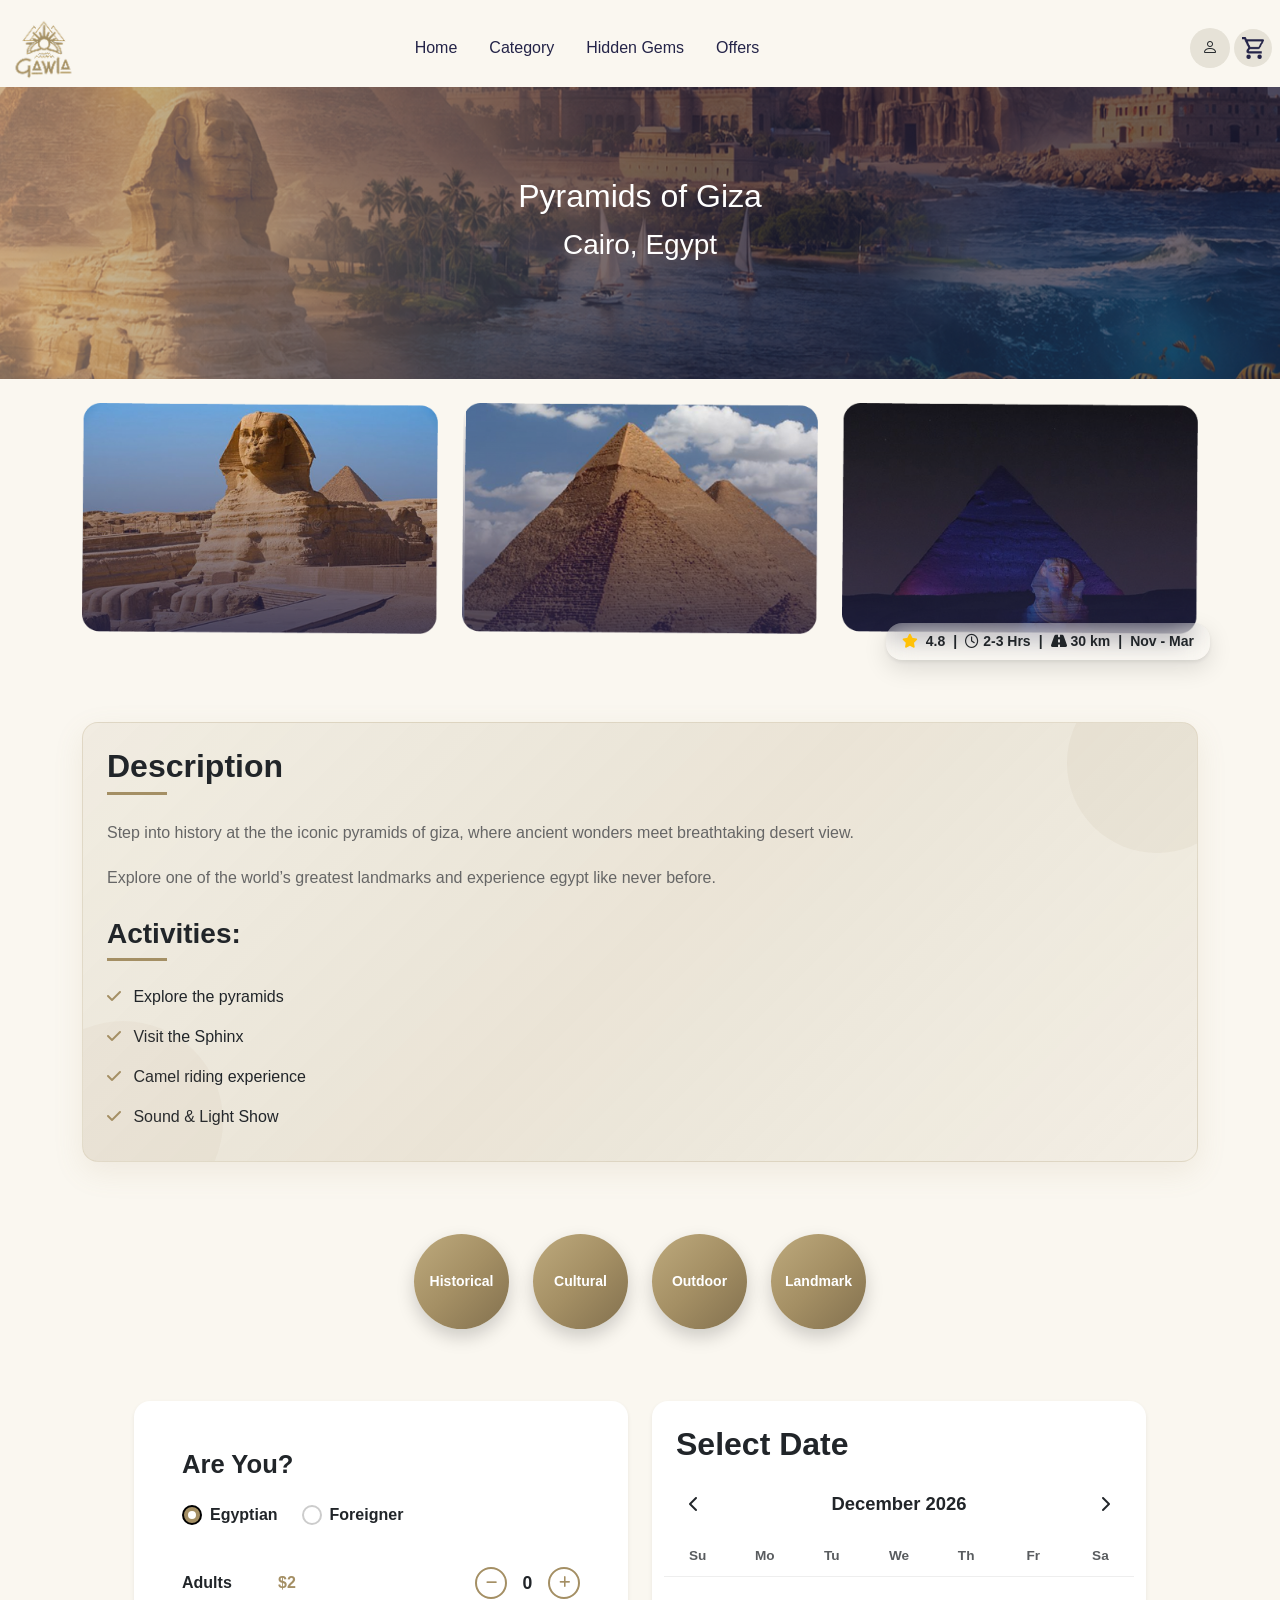
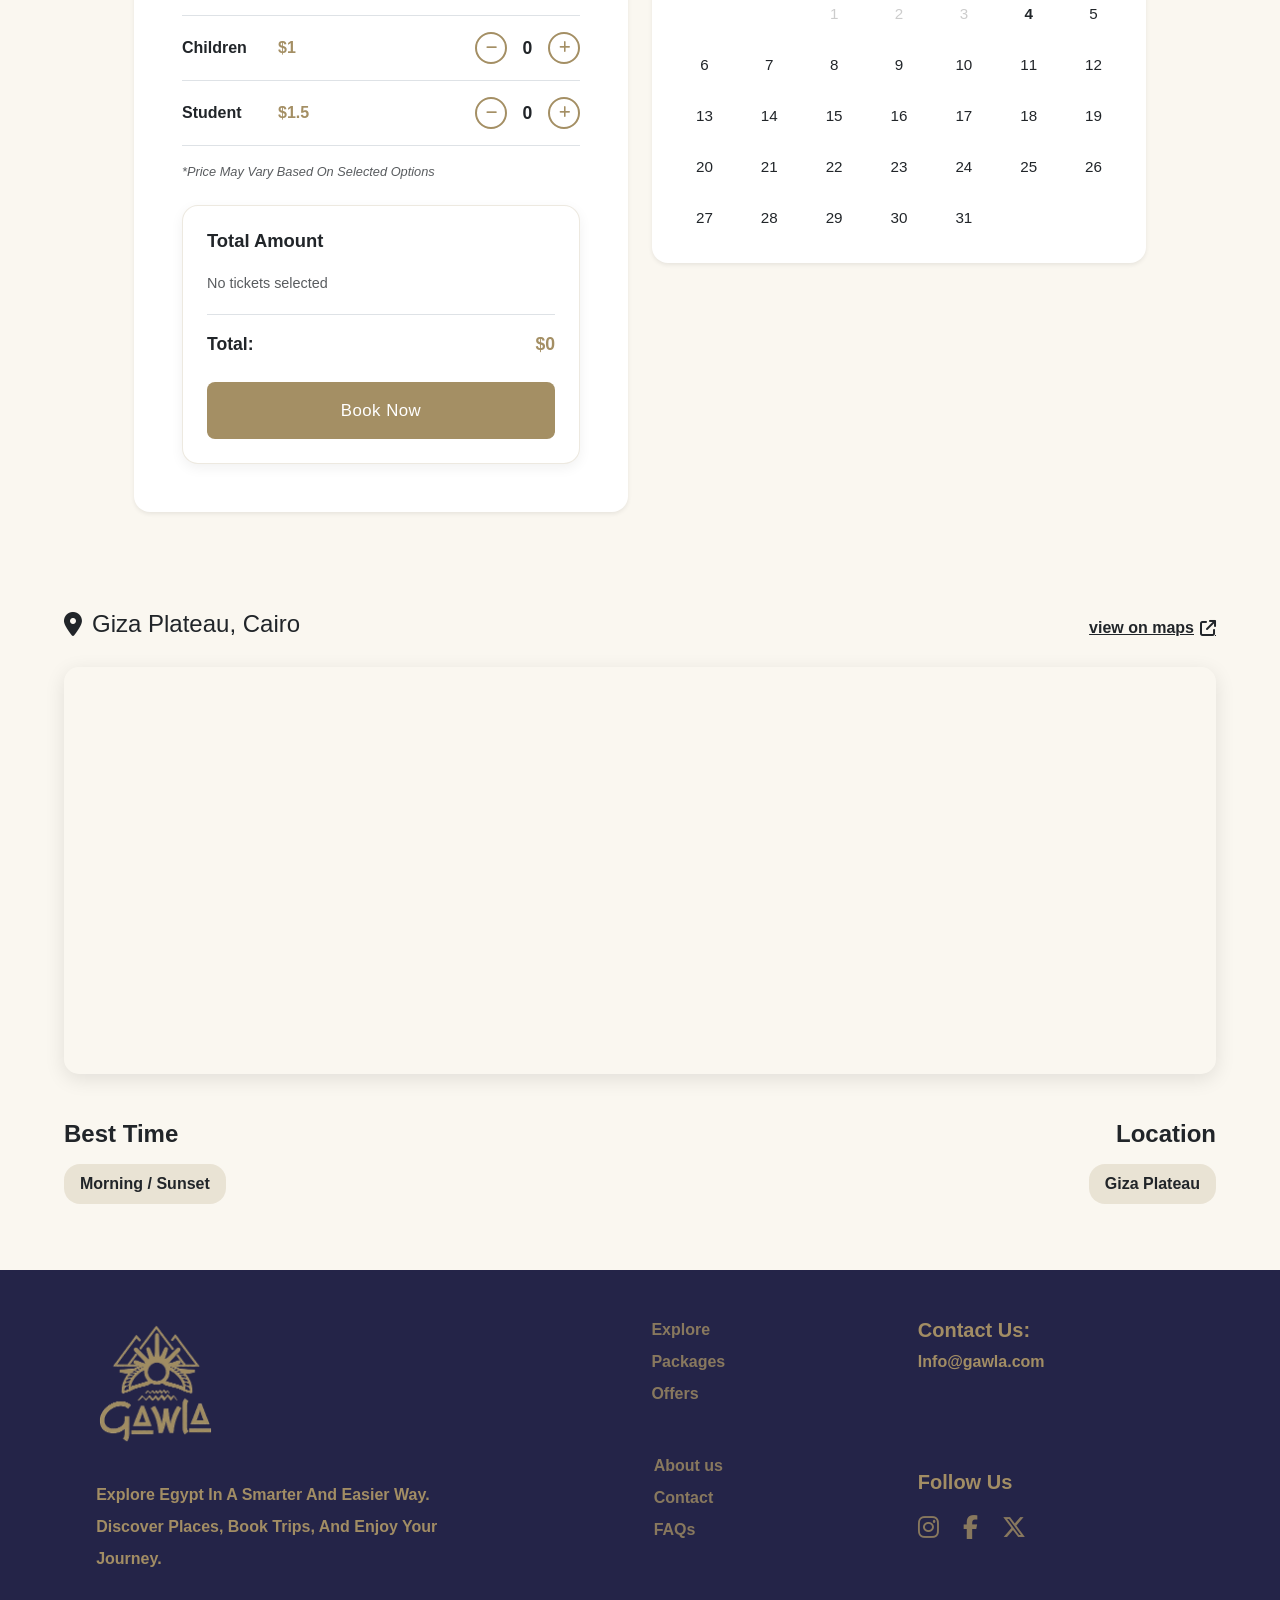
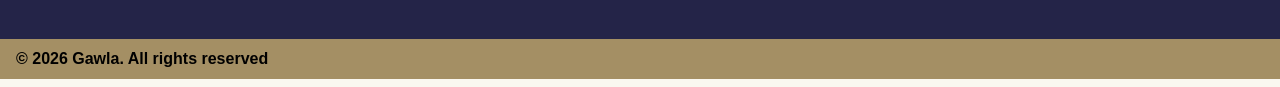
<file: details/index.html>
<!DOCTYPE html>
<html lang="en">
<head>
    <meta charset="UTF-8">
    <meta name="viewport" content="width=device-width, initial-scale=1.0">
    <title>Gawla</title>
    <!-- Tailwind -->
    <link rel="stylesheet" href="https://cdn.jsdelivr.net/npm/bootstrap@5.3.7/dist/css/bootstrap.min.css">
    <link rel="stylesheet" href="https://cdnjs.cloudflare.com/ajax/libs/font-awesome/6.5.0/css/all.min.css">
    <!-- ///////////////// -->
     <!-- Owl -->
    <link rel="stylesheet"
        href="https://cdnjs.cloudflare.com/ajax/libs/OwlCarousel2/2.3.4/assets/owl.carousel.min.css" />
    <link rel="stylesheet"
        href="https://cdnjs.cloudflare.com/ajax/libs/OwlCarousel2/2.3.4/assets/owl.theme.default.min.css" />
        <!-- //////////////////////////////// -->
    <link rel="stylesheet" href="https://cdn.jsdelivr.net/npm/bootstrap@5.3.7/dist/css/bootstrap.min.css">
    <link rel="stylesheet" href="https://cdn.jsdelivr.net/npm/bootstrap-icons@1.13.1/font/bootstrap-icons.min.css">
    <link rel="stylesheet" href="style.css">
    <link rel="preconnect" href="https://fonts.googleapis.com">
    <link rel="icon" href="img/logo.png">
<body>
    <button class="position-fixed bottom-0 end-0  border-0 translate-middle scroll-to-top text-white rounded-3 p-2" id="up">
        <i class="bi bi-arrow-up"></i>
    </button>


<nav class="main-bg sticky-top">
  <div class=" px-2">

    <!-- Top Navbar -->
    <div class="row align-items-center py-2 g-2">

      <!-- Mobile Menu Button -->
      <div class="col-2 d-lg-none text-start">

        <button class="navbar-toggler ther-color border-0 shadow-none p-0"
          type="button"
          data-bs-toggle="collapse"
          data-bs-target="#mobileMenu">

          <i class="bi bi-list fs-2"></i>

        </button>

      </div>

      <!-- Logo -->
      <div class="col-5 col-lg-2 text-center text-lg-start">

        <a href="#">
          <img src="img/logo croped.png"
            class="img-fluid"
            style="max-width:70px;">
        </a>

      </div>

      <!-- Desktop Menu -->
      <div class="col d-none d-lg-flex justify-content-center">

        <ul class="nav m-2">

          <li class="nav-item">
            <a href="../grad-front/home.html" class="nav-link nav-opptions ther-color">
              Home
            </a>
          </li>

          <li class="nav-item">
            <a href="../grad-front/category.html" class="nav-link nav-opptions ther-color">
              Category
            </a>
          </li>

          <li class="nav-item">
            <a href="#" class="nav-link nav-opptions ther-color">
              Hidden Gems
            </a>
          </li>

          <li class="nav-item">
            <a href="#" class="nav-link nav-opptions ther-color">
              Offers
            </a>
          </li>

        </ul>

      </div>

      <!-- Right Side -->
      <div class="col-4 col-lg-3 d-flex justify-content-end align-items-center gap-1 flex-nowrap">


        <button class="btn rounded-circle d-flex align-items-center justify-content-center color-big "
          style="width:40px; height:40px;">
          <i class="bi bi-person"></i>
        </button>

        <a href="../booking/index.html"
          class=" rounded-circle d-flex align-items-center justify-content-center color-big p-2"
          style="width:38px; height:38px; flex-shrink:0;">

          <img src="img/card.png" class="w-100">

        </a>

      </div>

    </div>

    <!-- Mobile Menu -->
    <div class="collapse d-lg-none pb-3" id="mobileMenu">

      <ul class="nav flex-column ">

        <li class="nav-item">
          <a href="../grad-front/home.html" class="nav-link nav-opptions ther-color">
            Home
          </a>
        </li>

        <li class="nav-item">
          <a href="../grad-front/category.html" class="nav-link nav-opptions ther-color">
            Category
          </a>
        </li>

        <li class="nav-item">
          <a href="#" class="nav-link nav-opptions ther-color">
            Hidden Gems
          </a>
        </li>

        <li class="nav-item">
          <a href="#" class="nav-link nav-opptions ther-color">
            Offers
          </a>
        </li>

      </ul>

    </div>

  </div>
</nav>
 <!-- ///////////////////////////////////////////////////////////////////////////////// -->

 <!-- Panner -->
<div class="panner1  d-flex justify-content-center align-items-center">

    <div>
        <h2 class="text-white fs-2 text-nav text-center">
            Pyramids of Giza
        </h2>

        <p class="text-white text-center fs-3 text-nav">
            Cairo, Egypt
        </p>
    </div>



</div>


        <!-- //////////////////////////////////////////////////////////////////////// -->
         <!-- imgs -->
<section>
  <div class="container position-relative">
    <div class="row my-4 text-center">

      <div class="col-md-4 col-4 mb-3">
        <img src="img/abu hol (1).png" class="img-fluid">
      </div>

      <div class="col-md-4 col-4 mb-3">
        <img src="img/p.png" class="img-fluid">
      </div>

      <div class="col-md-4 col-4 mb-3">
        <img src="img/abu hol (2).png" class="img-fluid">
      </div>

    </div>
    <!-- Info Box -->
<div class="info-location rounded-4  position-absolute end-0">

    <div class="rounded-4  shadow-sm px-3 py-2 
                d-flex flex-wrap align-items-center justify-content-center gap-2 small fw-semibold">

        <span class="text-warning"><i class="fa-solid fa-star"></i></span>
        <span>4.8</span>

        <span>|</span>

        <span><i class="fa-regular fa-clock me-1"></i>2-3 Hrs</span>

        <span>|</span>

        <span><i class="fa-solid fa-road me-1"></i>30 km</span>

        <span>|</span>

        <span>Nov - Mar</span>

    </div>

</div>
  </div>
</section>


    <!-- Description & Activities -->
    <section class="description-section">
<section class="description-section container py-5">

    <div class="description-content d-flex flex-md-row flex-column gap-4 p-4 rounded-4 position-relative overflow-hidden">

        <div class="description-text flex-grow-1">

            <h2 class="fw-bold mb-4 title-line">Description</h2>

            <p>
               Step into history at the the iconic pyramids of giza, where ancient wonders meet breathtaking desert view.
            </p>

            <p>
                
Explore one of the world’s greatest landmarks and experience egypt like never before.
            </p>

            <div class="activities-list mt-4">
                <h3 class="fw-bold mb-3 title-line">Activities:</h3>

                <ul class="list-unstyled m-0">
                    <li><i class="fa-solid fa-check me-2"></i> Explore the pyramids</li>
                    <li><i class="fa-solid fa-check me-2"></i> Visit the Sphinx</li>
                    <li><i class="fa-solid fa-check me-2"></i> Camel riding experience</li>
                    <li><i class="fa-solid fa-check me-2"></i> Sound & Light Show</li>
                </ul>
            </div>

        </div>

    </div>

</section>

        <!-- Tags -->
       <div class="place-tags d-flex justify-content-center align-items-center flex-wrap gap-4 my-4">

    <span class="place-tag  d-flex justify-content-center align-items-center text-center">
        Historical
    </span>

    <span class="place-tag d-flex justify-content-center align-items-center text-center">
        Cultural
    </span>

    <span class="place-tag d-flex justify-content-center align-items-center text-center">
        Outdoor
    </span>

    <span class="place-tag d-flex justify-content-center align-items-center text-center">
        Landmark
    </span>

</div>
    </section>

    <!-- Booking Section -->
<section class="booking-section ticket-page container py-5">

    <div class="row g-4 justify-content-center">

        <!-- Ticket Selection -->
        <div class="col-lg-6">

<div class="ticket-panel bg-white shadow-sm rounded-4 p-4 p-md-5">

    <h2 class="fw-bold mb-4">Are You?</h2>

<div class="visitor-type d-flex flex-wrap gap-4 mb-4">

    <label class="radio-option d-flex align-items-center gap-2 fw-semibold text-dark">
        <input class="form-check-input m-0"
               type="radio"
               name="visitor"
               value="egyptian"
               checked>
        Egyptian
    </label>

    <label class="radio-option d-flex align-items-center gap-2 fw-semibold text-dark">
        <input class="form-check-input m-0"
               type="radio"
               name="visitor"
               value="foreigner">
        Foreigner
    </label>

</div>




                <div class="ticket-types" id="ticket-types">

                    <!-- Row -->
                    <div class="ticket-row d-flex justify-content-between align-items-center py-3 border-bottom">

                        <div class="ticket-info d-flex align-items-center gap-3">
                            <span class="ticket-label fw-semibold">Adults</span>
                            <span class="ticket-price text-warning fw-bold" data-egy="2" data-for="10">$2</span>
                        </div>

                        <div class="ticket-counter d-flex align-items-center gap-2">
                            <button class="counter-btn minus" onclick="updateCounter(this,-1)">
                                <i class="fa-solid fa-minus"></i>
                            </button>

                            <span class="counter-value">0</span>

                            <button class="counter-btn plus" onclick="updateCounter(this,1)">
                                <i class="fa-solid fa-plus"></i>
                            </button>
                        </div>

                    </div>

                    <!-- Row -->
                    <div class="ticket-row d-flex justify-content-between align-items-center py-3 border-bottom">

                        <div class="ticket-info d-flex align-items-center gap-3">
                            <span class="ticket-label fw-semibold">Children</span>
                            <span class="ticket-price text-warning fw-bold" data-egy="1" data-for="5">$1</span>
                        </div>

                        <div class="ticket-counter d-flex align-items-center gap-2">
                            <button class="counter-btn minus" onclick="updateCounter(this,-1)">
                                <i class="fa-solid fa-minus"></i>
                            </button>

                            <span class="counter-value">0</span>

                            <button class="counter-btn plus" onclick="updateCounter(this,1)">
                                <i class="fa-solid fa-plus"></i>
                            </button>
                        </div>

                    </div>

                    <!-- Row -->
                    <div class="ticket-row d-flex justify-content-between align-items-center py-3 border-bottom">

                        <div class="ticket-info d-flex align-items-center gap-3">
                            <span class="ticket-label fw-semibold">Student</span>
                            <span class="ticket-price text-warning fw-bold" data-egy="1.5" data-for="5">$1.5</span>
                        </div>

                        <div class="ticket-counter d-flex align-items-center gap-2">
                            <button class="counter-btn minus" onclick="updateCounter(this,-1)">
                                <i class="fa-solid fa-minus"></i>
                            </button>

                            <span class="counter-value">0</span>

                            <button class="counter-btn plus" onclick="updateCounter(this,1)">
                                <i class="fa-solid fa-plus"></i>
                            </button>
                        </div>

                    </div>

                </div>

                <p class="price-note small text-muted fst-italic mt-3">
                    *Price May Vary Based On Selected Options
                </p>

                <!-- Total -->
                <div class="total-section bg-white  rounded-4 p-4 mt-4" id="total-section">

                    <h3 class="fw-bold mb-3">Total Amount</h3>

                    <div class="total-breakdown" id="total-breakdown">
                        <p class="total-empty text-muted">No tickets selected</p>
                    </div>

                    <div class="total-line d-flex justify-content-between border-top pt-3 mt-3">
                        <strong>Total:</strong>
                        <strong id="total-price" class="text-warning">$0</strong>
                    </div>

                    <button class="btn btn-dark w-100 rounded-3 mt-4 py-3 book-now-btn" id="book-now-btn">
                        Book Now
                    </button>

                </div>

            </div>

        </div>

        <!-- Calendar -->
        <div class="col-lg-6">

            <div class="calendar bg-white count shadow-sm rounded-4 p-4" id="calendar">

                <h2 class="fw-bold mb-4">Select Date</h2>

                <div class="calendar-header d-flex justify-content-between align-items-center mb-4">

                    <button class="cal-nav" id="cal-prev">
                        <i class="fa-solid fa-chevron-left"></i>
                    </button>

                    <h3 id="cal-month-year" class="fw-bold mb-0">April 2026</h3>

                    <button class="cal-nav" id="cal-next">
                        <i class="fa-solid fa-chevron-right"></i>
                    </button>

                </div>

                <div class="calendar-weekdays row text-center small fw-semibold text-muted mb-3">
                    <div class="col">Su</div>
                    <div class="col">Mo</div>
                    <div class="col">Tu</div>
                    <div class="col">We</div>
                    <div class="col">Th</div>
                    <div class="col">Fr</div>
                    <div class="col">Sa</div>
                </div>

                <div class="calendar-days row row-cols-7 g-1 text-center" id="cal-days">
                    <!-- JS -->
                </div>

            </div>

        </div>

    </div>

</section>

    <!-- Map Section -->
    <section class="map-section">
        <div class="map-header">
            <h2><i class="fa-solid fa-location-dot"></i> Giza Plateau, Cairo</h2>
            <a href="https://maps.google.com/?q=Pyramids+of+Giza" target="_blank" class="view-map-link">view on maps <i class="fa-solid fa-arrow-up-right-from-square"></i></a>
        </div>
        <div class="map-container">
            <iframe 
                src="https://www.google.com/maps/embed?pb=!1m18!1m12!1m3!1d3456.3258945831787!2d31.128833315115!3d29.97942298190456!2m3!1f0!2f0!3f0!3m2!1i1024!2i768!4f13.1!3m3!1m2!1s0x14584587ac8f291b%3A0x810c2f3fa2a52424!2sThe%20Great%20Pyramid%20of%20Giza!5e0!3m2!1sen!2seg!4v1600000000000!5m2!1sen!2seg" 
                width="100%" 
                height="400" 
                style="border:0; border-radius: 15px;" 
                allowfullscreen="" 
                loading="lazy" 
                referrerpolicy="no-referrer-when-downgrade">
            </iframe>
        </div>
<div class="row g-4 py-3 align-items-start">

    <div class="col-12 col-md-6 text-center text-md-start">
        <h4 class="fw-bold mb-3">Best Time</h4>

        <span class="map-info rounded-4 px-3 py-2 d-inline-block fw-semibold">
            Morning / Sunset
        </span>
    </div>

    <div class="col-12 col-md-6 text-center text-md-end">
        <h4 class="fw-bold mb-3">Location</h4>

        <span class="map-info rounded-4 px-3 py-2 d-inline-block fw-semibold">
            Giza Plateau
        </span>
    </div>

</div>
    </section>

    <!-- Footer -->
    <footer class="footer-bg pt-5 footer ">

        <div class=" px-4 px-md-5 align-items-center">
            <div class="row text-start px-4 md:px-8">

                <!-- LOGO -->
                <div class="col-lg-4 col-md-6 mb-4 d-flex flex-column align-items-start mx-auto">
                    <img src="img/logo.png" class="mb-3 " style="width:120px;">

                    <p class="lh-lg fs-6 fw-bold">
                        Explore Egypt In A Smarter And Easier Way.
                        Discover Places, Book Trips, And Enjoy Your Journey.
                    </p>
                </div>

                <!-- LINKS -->
                <div class="col-lg-4 col-md-6 mb-4 text-start d-flex flex-column align-items-center text-decoration-none">
                    <ul class="list-unstyled ">
                        <a href="#" class="text-decoration-none">
                            <li class="mb-2 footer-link fs-6 fw-semibold gold ">Explore</li>
                        </a>
                        <a href="#" class="text-decoration-none">
                            <li class="mb-2 footer-link fs-6 fw-semibold gold">Packages</li>
                        </a>
                        <a href="#" class="text-decoration-none">
                            <li class="mb-2 footer-link fs-6 fw-semibold gold">Offers</li>
                        </a>
                    </ul>
                    <ul class="list-unstyled mt-4">
                        <a href="#" class="text-decoration-none">
                            <li class="mb-2 footer-link fs-6 fw-semibold gold">About us</li>
                        </a>
                        <a href="#" class="text-decoration-none">
                            <li class="mb-2 footer-link fs-6 fw-semibold gold">Contact</li>
                        </a>
                        <a href="#" class="text-decoration-none">
                            <li class="mb-2 footer-link fs-6 fw-semibold gold">FAQs</li>
                        </a>
                    </ul>
                </div>

                <!-- CONTACT -->
                <div class="col-lg-3 col-md-6 mb-4 d-flex flex-column align-items-center align-items-lg-start 
            text-center text-lg-start mx-auto">
                    <h5 class="mb-2 fs-5 fw-semibold">Contact Us:</h5>
                    <p class="mb-5 fs-6 fw-semibold footer-link">Info@gawla.com</p>

                    <h5 class="mt-5 mb-3 fw-semibold fs-5">Follow Us</h5>
                    <div class="d-flex justify-content-center justify-content-md-start gap-4 fs-5">
                        <a href="#" class=" fs-4">
                            <i class="fa-brands fa-instagram gold text-decoration-none footer-link"></i>
                        </a>

                        <a href="#" class=" fs-4">
                            <i class="fa-brands fa-facebook-f gold text-decoration-none footer-link"></i>
                        </a>

                        <a href="#" class="fs-4">
                            <i class="fa-brands fa-x-twitter gold text-decoration-none footer-link"></i>
                        </a>
                    </div>
                </div>

            </div>
        </div>

        <!-- bottom -->
        <div class="text-start py-2 mt-4 fs-6 fw-bolder ps-3 " style="background:#A48F64; color:black;">
            © 2026 Gawla. All rights reserved
        </div>

    </footer>   

    <!-- jQuery -->
    <script src="https://cdnjs.cloudflare.com/ajax/libs/jquery/3.6.0/jquery.min.js"></script>

    <!-- Owl -->
    <script src="https://cdnjs.cloudflare.com/ajax/libs/OwlCarousel2/2.3.4/owl.carousel.min.js"></script>

    <script src="https://cdn.jsdelivr.net/npm/bootstrap@5.3.7/dist/js/bootstrap.bundle.min.js"></script>
    <script src="script.js"></script>
</body>
</html>
</file>
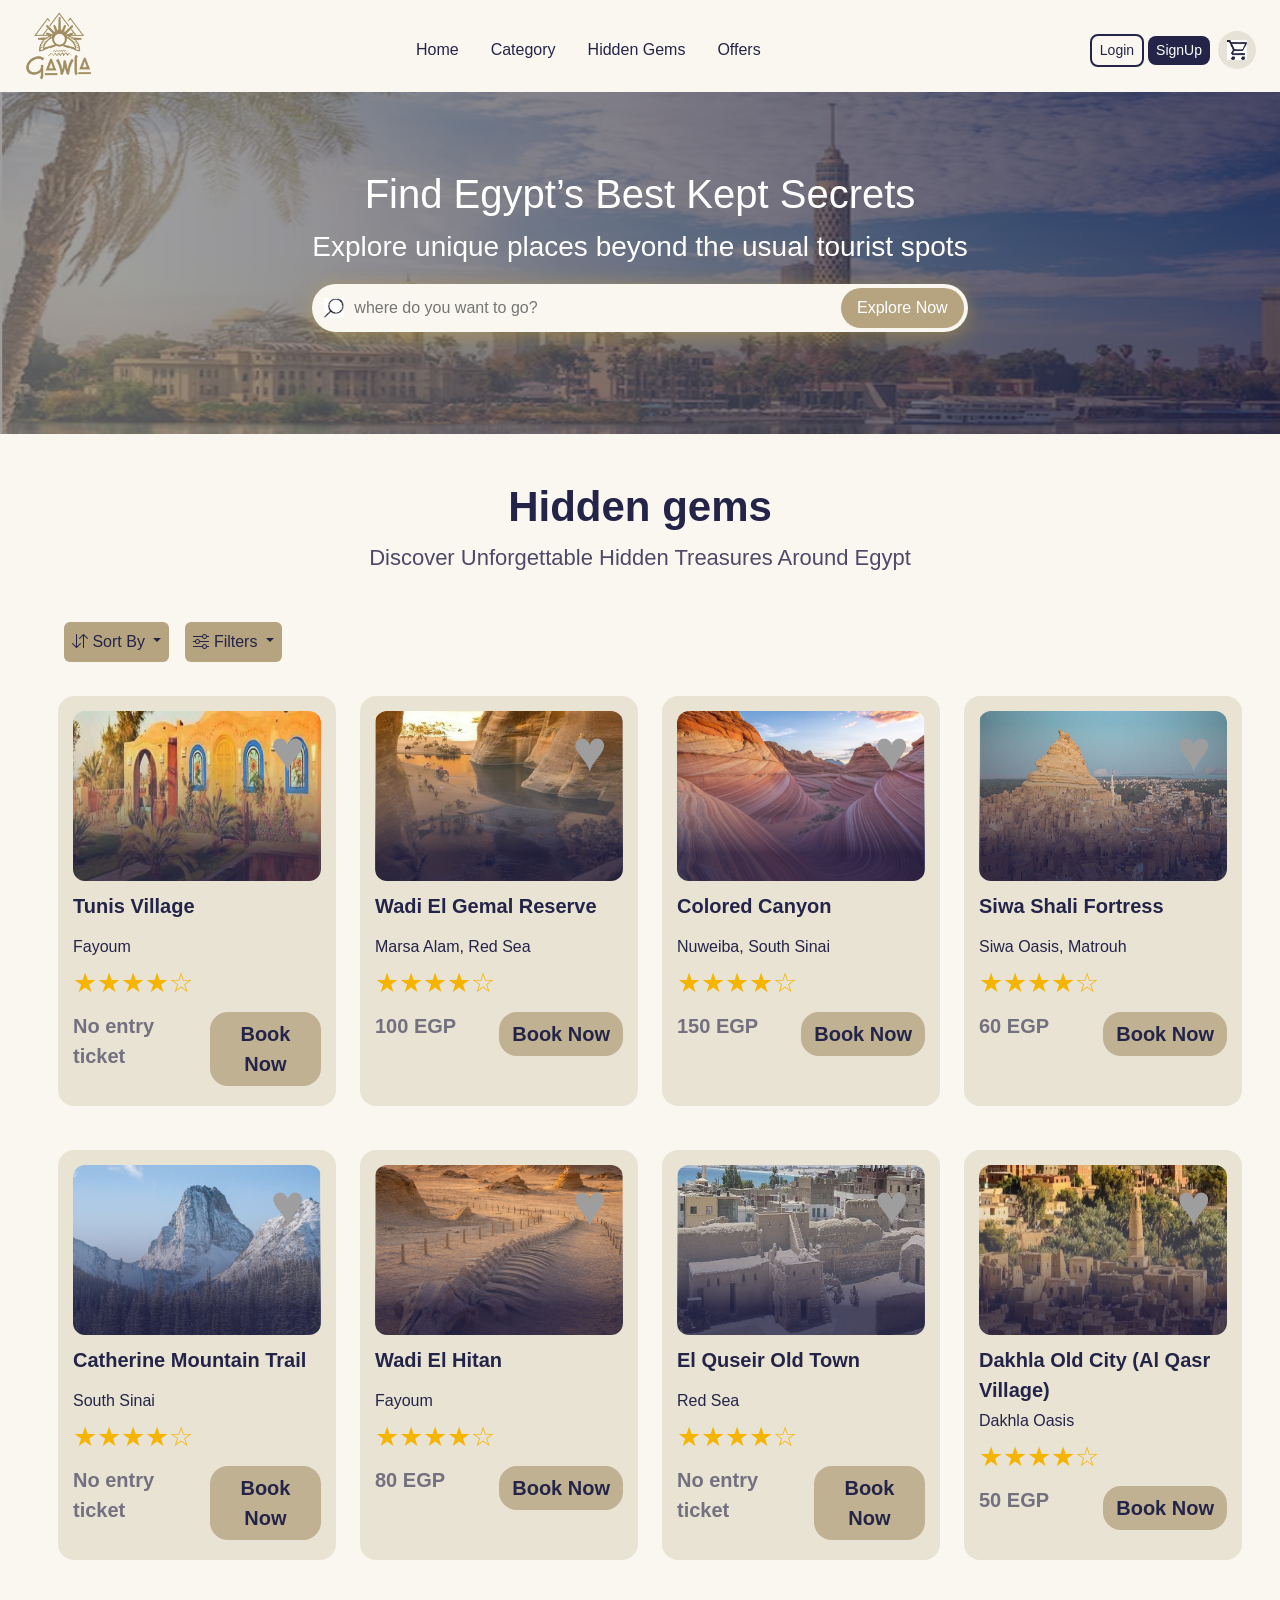
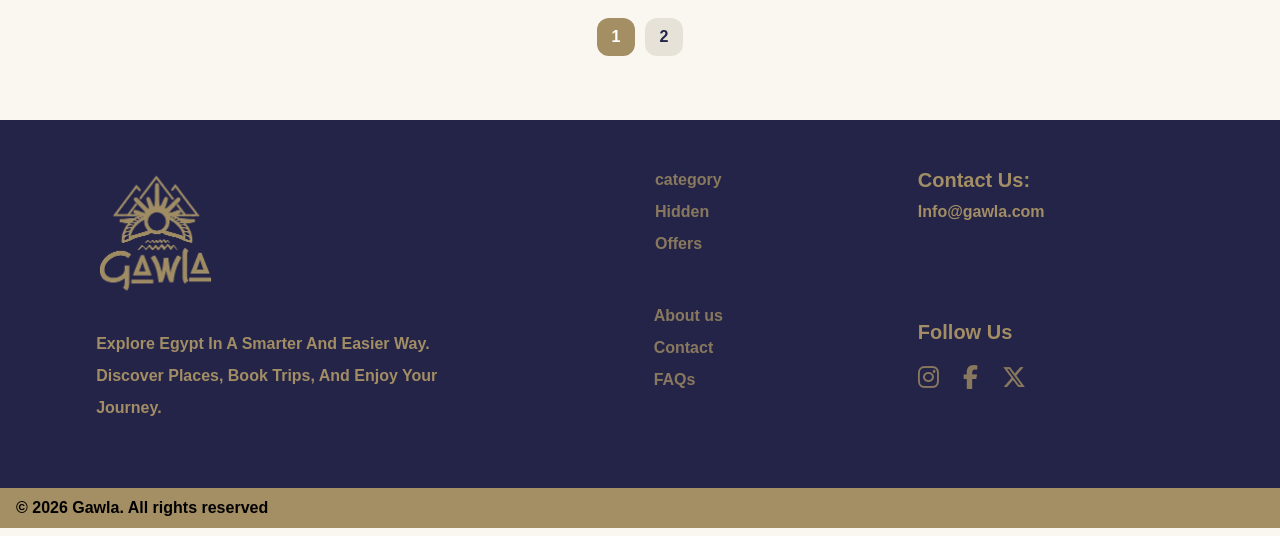
<file: hidden gems/index.html>
<!DOCTYPE html>
<html lang="en">

<head>
    <meta charset="UTF-8">
    <meta name="viewport" content="width=device-width, initial-scale=1.0">

    <link rel="stylesheet" href="https://cdn.jsdelivr.net/npm/bootstrap@5.3.7/dist/css/bootstrap.min.css">
    <link rel="stylesheet" href="https://cdnjs.cloudflare.com/ajax/libs/font-awesome/6.5.0/css/all.min.css">
    <link rel="stylesheet" href="style.css">
    <link rel="stylesheet" href="https://cdn.jsdelivr.net/npm/bootstrap@5.3.7/dist/css/bootstrap.min.css">
    <link rel="stylesheet" href="https://cdn.jsdelivr.net/npm/bootstrap-icons@1.13.1/font/bootstrap-icons.min.css">
    <link rel="stylesheet" href="style.css">
    <link rel="preconnect" href="https://fonts.googleapis.com">
    <link rel="icon" href="photos/logo.png">
    <title>Gawla</title>
</head>

<body>
    <nav class="main-bg sticky-top">
        <div class="px-4">

            <!-- Top Navbar -->
            <div class="row align-items-center g-2">

                <!-- Mobile Menu Button -->
                <div class="col-2 d-lg-none text-start">

                    <button class="navbar-toggler ther-color border-0 shadow-none p-0" type="button"
                        data-bs-toggle="collapse" data-bs-target="#mobileMenu">

                        <i class="bi bi-list fs-2"></i>

                    </button>

                </div>

                <!-- Logo -->
                <div class="col-5 col-lg-2 text-center text-lg-start">

                    <a href="#">
                        <img src="img/logo.png" class="img-fluid" style="max-width:70px;">
                    </a>

                </div>

                <!-- Desktop Menu -->
                <div class="col d-none d-lg-flex justify-content-center">

                    <ul class="nav m-2">

                        <li class="nav-item">
                            <a href="#" class="nav-link nav-opptions ther-color">
                                Home
                            </a>
                        </li>

                        <li class="nav-item">
                            <a href="#" class="nav-link nav-opptions ther-color">
                                Category
                            </a>
                        </li>

                        <li class="nav-item">
                            <a href="#" class="nav-link nav-opptions ther-color">
                                Hidden Gems
                            </a>
                        </li>

                        <li class="nav-item">
                            <a href="#" class="nav-link nav-opptions ther-color">
                                Offers
                            </a>
                        </li>

                    </ul>

                </div>

                <!-- Right Side -->
                <div class="col-4 col-lg-3 d-flex justify-content-end align-items-center gap-1 flex-nowrap">

                    <a href="../login" class="text-decoration-none ther-color rounded-3 btn-ther px-2 py-1 small">
                        Login
                    </a>

                    <a href="../login/signup.html"
                        class="text-decoration-none ther-bg text-white rounded-3 px-2 py-1 me-1 small">
                        SignUp
                    </a>

                    <button class="btn rounded-circle d-flex align-items-center justify-content-center color-big p-2"
                        style="width:38px; height:38px; flex-shrink:0;">

                        <img src="img/cart.jpeg" class="w-100">

                    </button>

                </div>

            </div>

            <!-- Mobile Menu -->
            <div class="collapse d-lg-none pb-3" id="mobileMenu">

                <ul class="nav flex-column ">

                    <li class="nav-item">
                        <a href="#" class="nav-link nav-opptions ther-color">
                            Home
                        </a>
                    </li>

                    <li class="nav-item">
                        <a href="#" class="nav-link nav-opptions ther-color">
                            Category
                        </a>
                    </li>

                    <li class="nav-item">
                        <a href="#" class="nav-link nav-opptions ther-color">
                            Hidden Gems
                        </a>
                    </li>

                    <li class="nav-item">
                        <a href="#" class="nav-link nav-opptions ther-color">
                            Offers
                        </a>
                    </li>

                </ul>

            </div>

        </div>
    </nav>

    <!-- Panner -->
    <div class="panner1 d-flex justify-content-center align-items-center ">
        <div class="">
            <h1 class="text-white fs-1 text-nav  text-center">Find Egypt’s Best Kept Secrets</h1>
            <p class="text-white fs-3 text-nav ">Explore unique places beyond the usual tourist spots</p>

            <div class="d-flex align-items-center main-bg p-1 my-3 rounded-5 search-box ">

                <img src="img/search.jpeg" width="20" class="mx-2">

                <input type="text" class="border-0 main-bg flex-grow-1" placeholder="where do you want to go?">

                <button class="scroll-to-top rounded-5 border-0 px-3 py-2 text-white ms-2  text-nav ">
                    Explore Now
                </button>
            </div>

        </div>
    </div>

    <section class=" py-5">
        <div class="px-5">
            <!-- title -->
            <div class="text-center mb-5">
                <h2 class="fw-bold main-title">Hidden gems</h2>
                <p class="sub-title">Discover Unforgettable Hidden Treasures Around Egypt</p>
            </div>

            <!-- sort + filter -->
            <!-- <div class="row g-3 mb-4 ">

                <div class="col-md-3 col-6">
                    <button class="custom-btn w-100">
                        <i class="fa-solid fa-arrow-down-wide-short me-2"></i>
                        Sort By
                    </button>
                </div>

                <div class="col-md-2 col-6">
                    <button class="custom-btn w-100">
                        <i class="fa-solid fa-sliders me-2"></i>
                        Filters
                    </button>
                </div>

            </div> -->

            <div class="px-3 d-flex justify-content-between align-items-center gap-3 my-4 flex-wrap">

                <div class="d-flex gap-3 flex-wrap">

                    <!-- Sort -->
                    <div class="dropdown">
                        <button class=" ther-color border-0 dropdown-toggle rounded p-2 scroll-to-top" type="button"
                            data-bs-toggle="dropdown">

                            <i class="bi bi-arrow-down-up"></i>
                            Sort By
                        </button>

                        <ul class="dropdown-menu p-3 rounded-4 shadow border-0">

                            <li><a class="dropdown-item active rounded-3 text-center mb-2 py-2" href="#">Default</a>
                            </li>

                            <li><a class="dropdown-item rounded-3 text-center mb-2 py-2 border-gold" href="#">Most
                                    Popular</a></li>

                            <li><a class="dropdown-item rounded-3 text-center mb-2 py-2 border-gold" href="#">Lowest
                                    Price</a></li>

                            <li><a class="dropdown-item rounded-3 text-center mb-2 py-2 border-gold" href="#">Highest
                                    Rated</a></li>

                        </ul>
                    </div>


                    <!-- Filters -->
                    <div class="dropdown">

                        <button class=" ther-color border-0 dropdown-toggle rounded p-2 scroll-to-top" type="button"
                            data-bs-toggle="dropdown">

                            <i class="bi bi-sliders"></i>
                            Filters
                        </button>


                        <div class="dropdown-menu p-0 rounded-4 shadow border-0" style="width:280px;">

                            <!-- Header -->
                            <div
                                class="filter-gold rounded-top-4 p-3 d-flex justify-content-between align-items-center">
                                <div class="d-flex align-items-center gap-2">
                                    <i class="bi bi-sliders"></i>
                                    <h6 class="mb-0">Filters</h6>
                                </div>
                                <i class="bi bi-x-lg"></i>
                            </div>

                            <!-- Body -->
                            <div class="p-3">

                                <h6 class="fw-bold mb-2 ther-color">Price Range</h6>

                                <div class="form-check">
                                    <input class="form-check-input" type="checkbox">
                                    <label class="form-check-label">0 - 200 EGP</label>
                                </div>

                                <div class="form-check">
                                    <input class="form-check-input" type="checkbox">
                                    <label class="form-check-label">200 - 500 EGP</label>
                                </div>

                                <div class="form-check mb-3">
                                    <input class="form-check-input" type="checkbox">
                                    <label class="form-check-label">500+ EGP</label>
                                </div>

                                <h6 class="mb-2 fw-bold ther-color">Ratings</h6>
                                <div class="mb-3">

                                    <div class="form-check d-flex align-items-center gap-2 mb-2">
                                        <input class="form-check-input" type="checkbox">
                                        <div class="text-warning">
                                            <i class="bi bi-star-fill"></i>
                                            <i class="bi bi-star-fill"></i>
                                            <i class="bi bi-star-fill"></i>
                                            <i class="bi bi-star-fill"></i>
                                            <i class="bi bi-star-fill"></i>
                                        </div>
                                    </div>

                                    <div class="form-check d-flex align-items-center gap-2 mb-2">
                                        <input class="form-check-input" type="checkbox">
                                        <div class="text-warning">
                                            <i class="bi bi-star-fill"></i>
                                            <i class="bi bi-star-fill"></i>
                                            <i class="bi bi-star-fill"></i>
                                            <i class="bi bi-star-fill"></i>
                                            <i class="bi bi-star"></i>
                                        </div>
                                    </div>

                                    <div class="form-check d-flex align-items-center gap-2 mb-2">
                                        <input class="form-check-input" type="checkbox">
                                        <div class="text-warning">
                                            <i class="bi bi-star-fill"></i>
                                            <i class="bi bi-star-fill"></i>
                                            <i class="bi bi-star-fill"></i>
                                            <i class="bi bi-star"></i>
                                            <i class="bi bi-star"></i>
                                        </div>
                                    </div>

                                    <div class="form-check d-flex align-items-center gap-2 mb-2">
                                        <input class="form-check-input" type="checkbox">
                                        <div class="text-warning">
                                            <i class="bi bi-star-fill"></i>
                                            <i class="bi bi-star-fill"></i>
                                            <i class="bi bi-star"></i>
                                            <i class="bi bi-star"></i>
                                            <i class="bi bi-star"></i>
                                        </div>
                                    </div>

                                    <div class="form-check d-flex align-items-center gap-2">
                                        <input class="form-check-input" type="checkbox">
                                        <div class="text-warning">
                                            <i class="bi bi-star-fill"></i>
                                            <i class="bi bi-star"></i>
                                            <i class="bi bi-star"></i>
                                            <i class="bi bi-star"></i>
                                            <i class="bi bi-star"></i>
                                        </div>
                                    </div>
                                </div>

                                <h6 class="fw-bold mb-2 ther-color">Type</h6>

                                <div class="form-check">
                                    <input class="form-check-input" type="checkbox">
                                    <label class="form-check-label ther-color">Cultural</label>
                                </div>

                                <div class="form-check">
                                    <input class="form-check-input" type="checkbox">
                                    <label class="form-check-label ther-color">Religious</label>
                                </div>

                                <div class="form-check">
                                    <input class="form-check-input" type="checkbox">
                                    <label class="form-check-label ther-color">Safari</label>
                                </div>
                                <div class="form-check">
                                    <input class="form-check-input" type="checkbox">
                                    <label class="form-check-label ther-color">Medical</label>
                                </div>
                                <div class="form-check">
                                    <input class="form-check-input" type="checkbox">
                                    <label class="form-check-label ther-color">Coastal</label>
                                </div>
                                <div class="form-check">
                                    <input class="form-check-input" type="checkbox">
                                    <label class="form-check-label ther-color mb-3">Entertainment</label>
                                </div>

                                <div class="d-flex gap-2">
                                    <button class="border-0 py-1 rounded sec-color w-50">Reset</button>
                                    <button class="border-0 py-1 rounded apply-btn text-white w-50">Apply</button>
                                </div>

                            </div>
                        </div>

                    </div>

                </div>
            </div>


            <!-- cards -->
            <div class="row g-4" id="cardsContainer">
                <!-- card -->
                <div class="col-lg-3 col-md-4 col-12 page-card">
                    <div class="card border-0 ">
                        <button class="fav-btn">♥</button>
                        <img src="img/Tunis Village.png">
                        <p class="fs-5 fw-semibold mb-0 place">Tunis Village</p>
                        <p class="location my-1">Fayoum</p>
                        <!-- stars -->
                        <div class="stars">
                            ★★★★☆
                        </div>
                        <!-- price -->
                        <div class="d-flex justify-content-between align-items-center gap-3 mt-2">
                            <p class="price">
                                No entry ticket
                            </p>
                            <button class="book-btn">Book Now</button>
                        </div>
                    </div>
                </div>
                <div class="col-lg-3 col-md-4 col-12 page-card">
                    <div class="card border-0 ">
                        <button class="fav-btn">♥</button>
                        <img src="img/Wadi El Gemal Reserve.png">
                        <p class="fs-5 fw-semibold mb-0 place">Wadi El Gemal Reserve</p>
                        <p class="location my-1">Marsa Alam, Red Sea </p>
                        <!-- stars -->
                        <div class="stars">
                            ★★★★☆
                        </div>
                        <!-- price -->
                        <div class="d-flex justify-content-between align-items-center gap-3 mt-2">
                            <p class="price"> 100 EGP </p>
                            <button class="book-btn">Book Now</button>
                        </div>
                    </div>
                </div>
                <div class="col-lg-3 col-md-4 col-12 page-card">
                    <div class="card border-0 ">
                        <button class="fav-btn">♥</button>
                        <img src="img/Colored Canyon.png">
                        <p class="fs-5 fw-semibold mb-0 place">Colored Canyon</p>
                        <p class="location my-1">Nuweiba, South Sinai</p>
                        <!-- stars -->
                        <div class="stars">
                            ★★★★☆
                        </div>
                        <!-- price -->
                        <div class="d-flex justify-content-between align-items-center gap-3 mt-2">
                            <p class="price">
                                150 EGP
                            </p>
                            <button class="book-btn">Book Now</button>
                        </div>
                    </div>
                </div>
                <div class="col-lg-3 col-md-4 col-12 page-card">
                    <div class="card border-0 ">
                        <button class="fav-btn">♥</button>
                        <img src="img/Siwa Shali Fortress.png">
                        <p class="fs-5 fw-semibold mb-0 place">Siwa Shali Fortress</p>
                        <p class="location my-1">Siwa Oasis, Matrouh</p>
                        <!-- stars -->
                        <div class="stars">
                            ★★★★☆
                        </div>
                        <!-- price -->
                        <div class="d-flex justify-content-between align-items-center gap-3 mt-2">
                            <p class="price">
                                60 EGP
                            </p>
                            <button class="book-btn">Book Now</button>
                        </div>
                    </div>
                </div>
                <div class="col-lg-3 col-md-4 col-12 page-card">
                    <div class="card border-0 ">
                        <button class="fav-btn">♥</button>
                        <img src="img/Catherine Mountain Trail.png">
                        <p class="fs-5 fw-semibold mb-0 place">Catherine Mountain Trail</p>
                        <p class="location my-1">South Sinai</p>
                        <!-- stars -->
                        <div class="stars">
                            ★★★★☆
                        </div>
                        <!-- price -->
                        <div class="d-flex justify-content-between align-items-center gap-3 mt-2">
                            <p class="price">
                                No entry ticket
                            </p>
                            <button class="book-btn">Book Now</button>
                        </div>
                    </div>
                </div>
                <div class="col-lg-3 col-md-4 col-12 page-card">
                    <div class="card border-0 ">
                        <button class="fav-btn">♥</button>
                        <img src="img/Wadi El Hitan.png">
                        <p class="fs-5 fw-semibold mb-0 place">Wadi El Hitan</p>
                        <p class="location my-1">Fayoum</p>
                        <!-- stars -->
                        <div class="stars">
                            ★★★★☆
                        </div>
                        <!-- price -->
                        <div class="d-flex justify-content-between align-items-center gap-3 mt-2">
                            <p class="price">
                                80 EGP
                            </p>
                            <button class="book-btn">Book Now</button>
                        </div>
                    </div>
                </div>
                <div class="col-lg-3 col-md-4 col-12 page-card">
                    <div class="card border-0 ">
                        <button class="fav-btn">♥</button>
                        <img src="img/El Quseir Old Town.png">
                        <p class="fs-5 fw-semibold mb-0 place">El Quseir Old Town</p>
                        <p class="location my-1">Red Sea</p>
                        <!-- stars -->
                        <div class="stars">
                            ★★★★☆
                        </div>
                        <!-- price -->
                        <div class="d-flex justify-content-between align-items-center gap-3 mt-2">
                            <p class="price">
                                No entry ticket
                            </p>
                            <button class="book-btn">Book Now</button>
                        </div>
                    </div>
                </div>
                <div class="col-lg-3 col-md-4 col-12 page-card">
                    <div class="card border-0 ">
                        <button class="fav-btn">♥</button>
                        <img src="img/Dakhla Old City (Al Qasr Village).png">
                        <p class="fs-5 fw-semibold mb-0 place">Dakhla Old City (Al Qasr Village)</p>
                        <p class="location my-1">Dakhla Oasis</p>
                        <!-- stars -->
                        <div class="stars">
                            ★★★★☆
                        </div>
                        <!-- price -->
                        <div class="d-flex justify-content-between align-items-center gap-3 mt-2">
                            <p class="price">
                                50 EGP
                            </p>
                            <button class="book-btn">Book Now</button>
                        </div>
                    </div>
                </div>
                <div class="col-lg-3 col-md-4 col-12 page-card">
                    <div class="card border-0 ">
                        <button class="fav-btn">♥</button>
                        <img src="img/Salt Mountain Port Fouad.png">
                        <p class="fs-5 fw-semibold mb-0 place">Salt Mountain Port Fouad</p>
                        <p class="location my-1">Siwa Oasis, Matrouh</p>
                        <!-- stars -->
                        <div class="stars">
                            ★★★★☆
                        </div>
                        <!-- price -->
                        <div class="d-flex justify-content-between align-items-center gap-3 mt-2">
                            <p class="price">
                                No entry ticket
                            </p>
                            <button class="book-btn">Book Now</button>
                        </div>
                    </div>
                </div>
            </div>
            <nav class="mt-5">
                <ul class="pagination justify-content-center custom-pagination" id="pagination"></ul>
            </nav>
        </div>
    </section>

    <footer class="footer-bg pt-5 footer ">

        <div class="px-4 px-md-5 align-items-center">
            <div class="row text-start px-4 md:px-8">

                <!-- LOGO -->
                <div class="col-lg-4 col-md-6 mb-4 d-flex flex-column align-items-start mx-auto">
                    <img src="img/logo.png" class="mb-3 " style="width:120px;">

                    <p class="lh-lg fs-6 fw-bold">
                        Explore Egypt In A Smarter And Easier Way.
                        Discover Places, Book Trips, And Enjoy Your Journey.
                    </p>
                </div>

                <!-- LINKS -->
                <div
                    class="col-lg-4 col-md-6 mb-4 text-start d-flex flex-column align-items-center text-decoration-none">
                    <ul class="list-unstyled ">
                        <a href="#" class="text-decoration-none">
                            <li class="mb-2 footer-link fs-6 fw-semibold gold ">category</li>
                        </a>
                        <a href="#" class="text-decoration-none">
                            <li class="mb-2 footer-link fs-6 fw-semibold gold">Hidden</li>
                        </a>
                        <a href="#" class="text-decoration-none">
                            <li class="mb-2 footer-link fs-6 fw-semibold gold">Offers</li>
                        </a>
                    </ul>
                    <ul class="list-unstyled mt-4">
                        <a href="#" class="text-decoration-none">
                            <li class="mb-2 footer-link fs-6 fw-semibold gold">About us</li>
                        </a>
                        <a href="#" class="text-decoration-none">
                            <li class="mb-2 footer-link fs-6 fw-semibold gold">Contact</li>
                        </a>
                        <a href="#" class="text-decoration-none">
                            <li class="mb-2 footer-link fs-6 fw-semibold gold">FAQs</li>
                        </a>
                    </ul>
                </div>

                <!-- CONTACT -->
                <div class="col-lg-3 col-md-6 mb-4 d-flex flex-column align-items-center align-items-lg-start 
            text-center text-lg-start mx-auto">
                    <h5 class="mb-2 fs-5 fw-semibold">Contact Us:</h5>
                    <p class="mb-5 fs-6 fw-semibold footer-link">Info@gawla.com</p>

                    <h5 class="mt-5 mb-3 fw-semibold fs-5">Follow Us</h5>
                    <div class="d-flex justify-content-center justify-content-md-start gap-4 fs-5">
                        <a href="#" class=" fs-4">
                            <i class="fa-brands fa-instagram gold text-decoration-none footer-link"></i>
                        </a>

                        <a href="#" class=" fs-4">
                            <i class="fa-brands fa-facebook-f gold text-decoration-none footer-link"></i>
                        </a>

                        <a href="#" class="fs-4">
                            <i class="fa-brands fa-x-twitter gold text-decoration-none footer-link"></i>
                        </a>
                    </div>
                </div>

            </div>
        </div>

        <!-- bottom -->
        <div class="text-start py-2 mt-4 fs-6 fw-bolder ps-3 " style="background:#A48F64; color:black;">
            © 2026 Gawla. All rights reserved
        </div>

    </footer>

    <script src="script.js"></script>
    <script src="https://cdn.jsdelivr.net/npm/bootstrap@5.3.2/dist/js/bootstrap.bundle.min.js"></script>
</body>

</html>
</file>
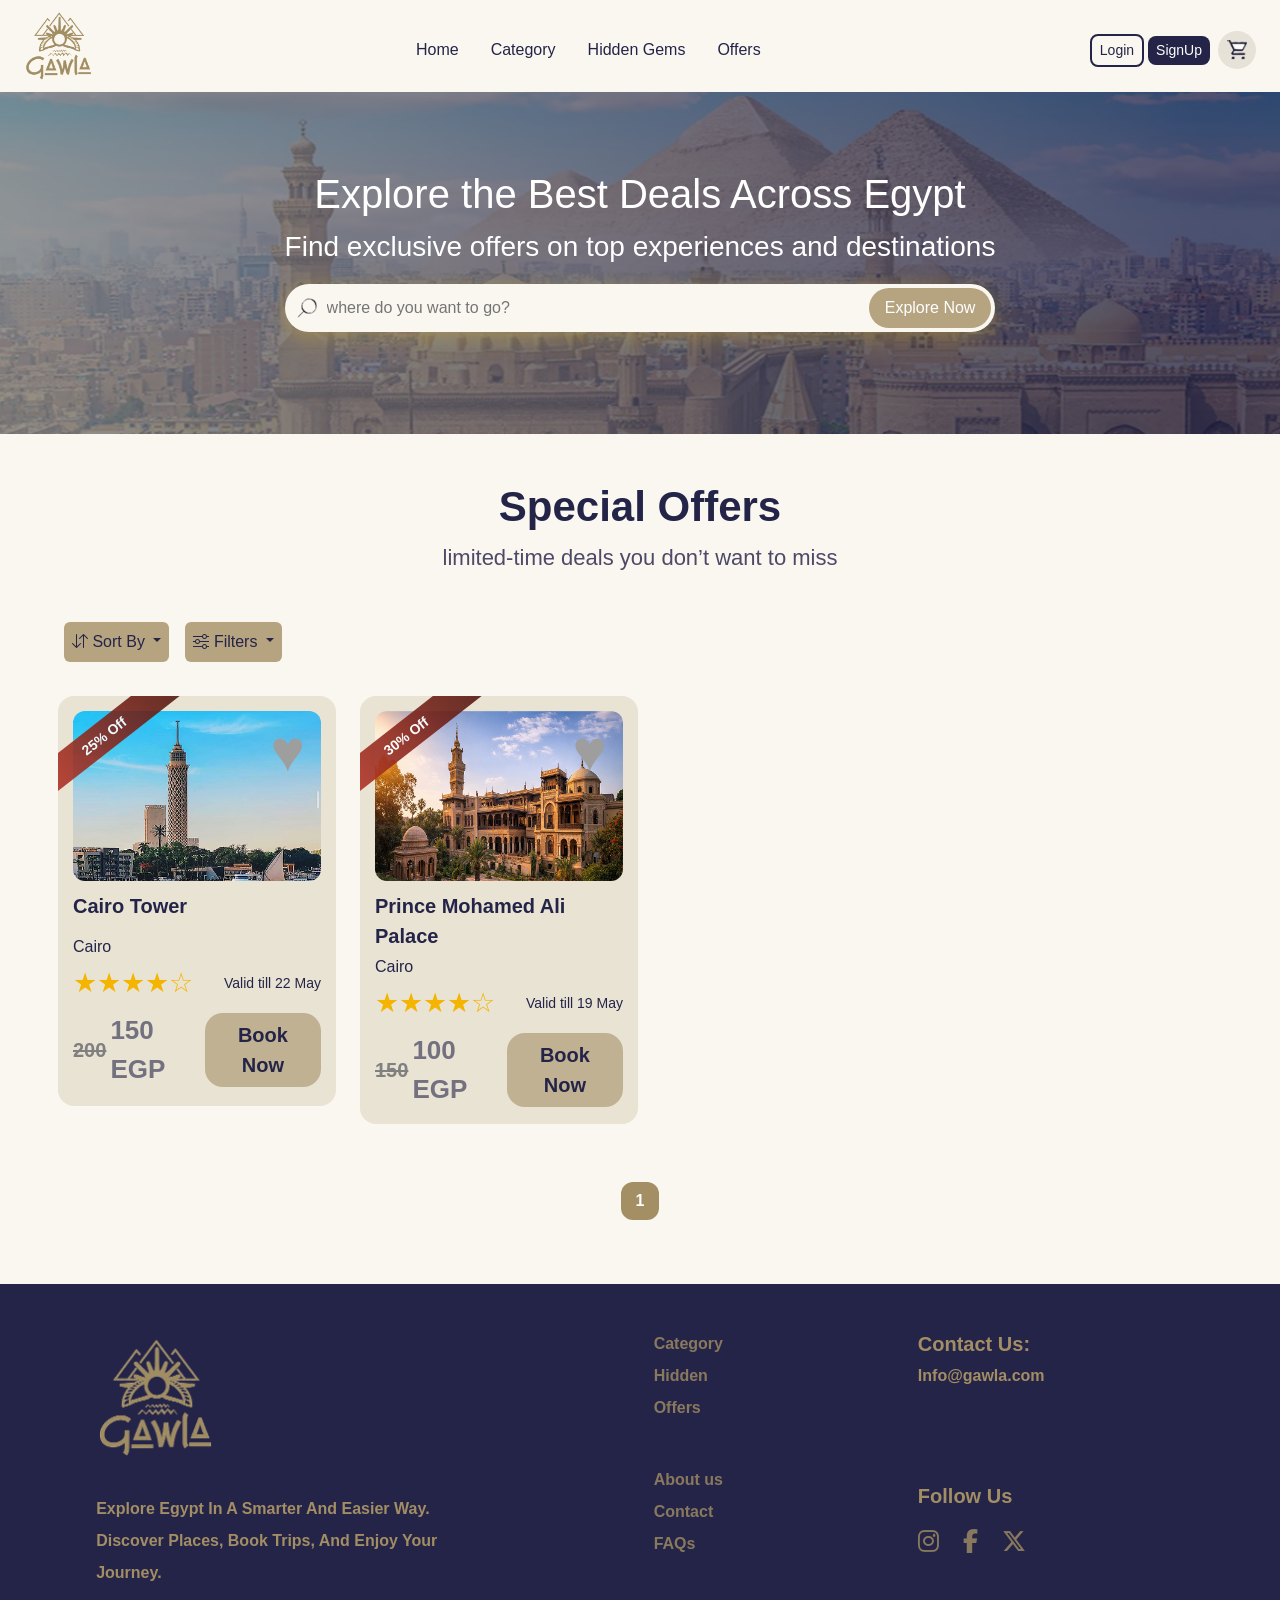
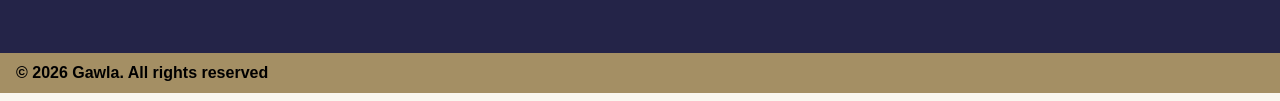
<file: offers/index.html>
<!DOCTYPE html>
<html lang="en">

<head>
    <meta charset="UTF-8">
    <meta name="viewport" content="width=device-width, initial-scale=1.0">

    <link rel="stylesheet" href="https://cdn.jsdelivr.net/npm/bootstrap@5.3.7/dist/css/bootstrap.min.css">
    <link rel="stylesheet" href="https://cdnjs.cloudflare.com/ajax/libs/font-awesome/6.5.0/css/all.min.css">
    <link rel="stylesheet" href="style.css">
    <link rel="stylesheet" href="https://cdn.jsdelivr.net/npm/bootstrap@5.3.7/dist/css/bootstrap.min.css">
    <link rel="stylesheet" href="https://cdn.jsdelivr.net/npm/bootstrap-icons@1.13.1/font/bootstrap-icons.min.css">
    <link rel="stylesheet" href="style.css">
    <link rel="preconnect" href="https://fonts.googleapis.com">
    <link rel="icon" href="photos/logo.png">
    <title>Gawla</title>
</head>

<body>
    <nav class="main-bg sticky-top">
        <div class="px-4">

            <!-- Top Navbar -->
            <div class="row align-items-center g-2">

                <!-- Mobile Menu Button -->
                <div class="col-2 d-lg-none text-start">

                    <button class="navbar-toggler ther-color border-0 shadow-none p-0" type="button"
                        data-bs-toggle="collapse" data-bs-target="#mobileMenu">

                        <i class="bi bi-list fs-2"></i>

                    </button>

                </div>

                <!-- Logo -->
                <div class="col-5 col-lg-2 text-center text-lg-start">

                    <a href="#">
                        <img src="img/logo.png" class="img-fluid" style="max-width:70px;">
                    </a>

                </div>

                <!-- Desktop Menu -->
                <div class="col d-none d-lg-flex justify-content-center">

                    <ul class="nav m-2">

                        <li class="nav-item">
                            <a href="#" class="nav-link nav-opptions ther-color">
                                Home
                            </a>
                        </li>

                        <li class="nav-item">
                            <a href="#" class="nav-link nav-opptions ther-color">
                                Category
                            </a>
                        </li>

                        <li class="nav-item">
                            <a href="#" class="nav-link nav-opptions ther-color">
                                Hidden Gems
                            </a>
                        </li>

                        <li class="nav-item">
                            <a href="#" class="nav-link nav-opptions ther-color">
                                Offers
                            </a>
                        </li>

                    </ul>

                </div>

                <!-- Right Side -->
                <div class="col-4 col-lg-3 d-flex justify-content-end align-items-center gap-1 flex-nowrap">

                    <a href="../login" class="text-decoration-none ther-color rounded-3 btn-ther px-2 py-1 small">
                        Login
                    </a>

                    <a href="../login/signup.html"
                        class="text-decoration-none ther-bg text-white rounded-3 px-2 py-1 me-1 small">
                        SignUp
                    </a>

                    <button class="btn rounded-circle d-flex align-items-center justify-content-center color-big p-2"
                        style="width:38px; height:38px; flex-shrink:0;">

                        <img src="img/cart.png" class="w-100">

                    </button>

                </div>

            </div>

            <!-- Mobile Menu -->
            <div class="collapse d-lg-none pb-3" id="mobileMenu">

                <ul class="nav flex-column ">

                    <li class="nav-item">
                        <a href="#" class="nav-link nav-opptions ther-color">
                            Home
                        </a>
                    </li>

                    <li class="nav-item">
                        <a href="#" class="nav-link nav-opptions ther-color">
                            Category
                        </a>
                    </li>

                    <li class="nav-item">
                        <a href="#" class="nav-link nav-opptions ther-color">
                            Hidden Gems
                        </a>
                    </li>

                    <li class="nav-item">
                        <a href="#" class="nav-link nav-opptions ther-color">
                            Offers
                        </a>
                    </li>

                </ul>

            </div>

        </div>
    </nav>

    <!-- Panner -->
    <div class="panner1 d-flex justify-content-center align-items-center ">
        <div class="">
            <h1 class="text-white fs-1 text-nav  text-center">Explore the Best Deals Across Egypt</h1>
            <p class="text-white fs-3 text-nav ">Find exclusive offers on top experiences and destinations</p>

            <div class="d-flex align-items-center main-bg p-1 my-3 rounded-5 search-box ">

                <img src="img/search (1).png" width="20" class="mx-2">

                <input type="text" class="border-0 main-bg flex-grow-1" placeholder="where do you want to go?">

                <button class="scroll-to-top rounded-5 border-0 px-3 py-2 text-white ms-2  text-nav ">
                    Explore Now
                </button>
            </div>

        </div>
    </div>

    <section class=" py-5">
        <div class="px-5">
            <!-- title -->
            <div class="text-center mb-5">
                <h3 class="fw-bold main-title">Special Offers</h3>
                <p class="sub-title">limited-time deals you don’t want to miss</p>
            </div>

            <div class="px-3 d-flex justify-content-between align-items-center gap-3 my-4 flex-wrap">

                <div class="d-flex gap-3 flex-wrap">

                    <!-- Sort -->
                    <div class="dropdown">
                        <button class=" ther-color border-0 dropdown-toggle rounded p-2 scroll-to-top" type="button"
                            data-bs-toggle="dropdown">

                            <i class="bi bi-arrow-down-up"></i>
                            Sort By
                        </button>

                        <ul class="dropdown-menu p-3 rounded-4 shadow border-0">

                            <li><a class="dropdown-item active rounded-3 text-center mb-2 py-2" href="#">Default</a>
                            </li>

                            <li><a class="dropdown-item rounded-3 text-center mb-2 py-2 border-gold" href="#">Most
                                    Popular</a></li>

                            <li><a class="dropdown-item rounded-3 text-center mb-2 py-2 border-gold" href="#">Lowest
                                    Price</a></li>

                            <li><a class="dropdown-item rounded-3 text-center mb-2 py-2 border-gold" href="#">Highest
                                    Discount</a></li>
                            <li><a class="dropdown-item rounded-3 text-center mb-2 py-2 border-gold" href="#">Ending
                                    Soon</a></li>

                            <li><a class="dropdown-item rounded-3 text-center mb-2 py-2 border-gold" href="#">Highest
                                    Rated</a></li>


                        </ul>
                    </div>


                    <!-- Filters -->
                    <div class="dropdown">

                        <button class=" ther-color border-0 dropdown-toggle rounded p-2 scroll-to-top" type="button"
                            data-bs-toggle="dropdown">

                            <i class="bi bi-sliders"></i>
                            Filters
                        </button>


                        <div class="dropdown-menu p-0 rounded-4 shadow border-0" style="width:280px;">

                            <!-- Header -->
                            <div
                                class="filter-gold rounded-top-4 p-3 d-flex justify-content-between align-items-center">
                                <div class="d-flex align-items-center gap-2">
                                    <i class="bi bi-sliders"></i>
                                    <h6 class="mb-0">Filters</h6>
                                </div>
                                <i class="bi bi-x-lg"></i>
                            </div>

                            <!-- Body -->
                            <div class="p-3">

                                <h6 class="fw-bold mb-2 ther-color">Discount</h6>

                                <div class="form-check">
                                    <input class="form-check-input" type="checkbox">
                                    <label class="form-check-label">15%</label>
                                </div>

                                <div class="form-check">
                                    <input class="form-check-input" type="checkbox">
                                    <label class="form-check-label">20%</label>
                                </div>

                                <div class="form-check">
                                    <input class="form-check-input" type="checkbox">
                                    <label class="form-check-label">25%</label>
                                </div>

                                <div class="form-check mb-3">
                                    <input class="form-check-input" type="checkbox">
                                    <label class="form-check-label">30%</label>
                                </div>

                                <h6 class="fw-bold mb-2 ther-color">Availability</h6>

                                <div class="form-check">
                                    <input class="form-check-input" type="checkbox">
                                    <label class="form-check-label">Available Today</label>
                                </div>

                                <div class="form-check">
                                    <input class="form-check-input" type="checkbox">
                                    <label class="form-check-label">This Week</label>
                                </div>

                                <div class="form-check mb-3">
                                    <input class="form-check-input" type="checkbox">
                                    <label class="form-check-label">This Month</label>
                                </div>

                                <!-- Ratings -->
                                <h6 class="mb-2 fw-bold ther-color">Ratings</h6>

                                <div class="mb-3">

                                    <div class="form-check d-flex align-items-center gap-2 mb-2">
                                        <input class="form-check-input" type="checkbox">
                                        <div class="text-warning">
                                            <i class="bi bi-star-fill"></i>
                                            <i class="bi bi-star-fill"></i>
                                            <i class="bi bi-star-fill"></i>
                                            <i class="bi bi-star-fill"></i>
                                            <i class="bi bi-star-fill"></i>
                                        </div>
                                    </div>

                                    <div class="form-check d-flex align-items-center gap-2 mb-2">
                                        <input class="form-check-input" type="checkbox">
                                        <div class="text-warning">
                                            <i class="bi bi-star-fill"></i>
                                            <i class="bi bi-star-fill"></i>
                                            <i class="bi bi-star-fill"></i>
                                            <i class="bi bi-star-fill"></i>
                                            <i class="bi bi-star"></i>
                                        </div>
                                    </div>

                                    <div class="form-check d-flex align-items-center gap-2 mb-2">
                                        <input class="form-check-input" type="checkbox">
                                        <div class="text-warning">
                                            <i class="bi bi-star-fill"></i>
                                            <i class="bi bi-star-fill"></i>
                                            <i class="bi bi-star-fill"></i>
                                            <i class="bi bi-star"></i>
                                            <i class="bi bi-star"></i>
                                        </div>
                                    </div>

                                    <div class="form-check d-flex align-items-center gap-2 mb-2">
                                        <input class="form-check-input" type="checkbox">
                                        <div class="text-warning">
                                            <i class="bi bi-star-fill"></i>
                                            <i class="bi bi-star-fill"></i>
                                            <i class="bi bi-star"></i>
                                            <i class="bi bi-star"></i>
                                            <i class="bi bi-star"></i>
                                        </div>
                                    </div>

                                    <div class="form-check d-flex align-items-center gap-2">
                                        <input class="form-check-input" type="checkbox">
                                        <div class="text-warning">
                                            <i class="bi bi-star-fill"></i>
                                            <i class="bi bi-star"></i>
                                            <i class="bi bi-star"></i>
                                            <i class="bi bi-star"></i>
                                            <i class="bi bi-star"></i>
                                        </div>
                                    </div>
                                </div>

                                <h6 class="fw-bold mb-2 ther-color">Type</h6>

                                <div class="form-check">
                                    <input class="form-check-input" type="checkbox">
                                    <label class="form-check-label ther-color">Cultural</label>
                                </div>

                                <div class="form-check">
                                    <input class="form-check-input" type="checkbox">
                                    <label class="form-check-label ther-color">Religious</label>
                                </div>

                                <div class="form-check">
                                    <input class="form-check-input" type="checkbox">
                                    <label class="form-check-label ther-color">Safari</label>
                                </div>
                                <div class="form-check">
                                    <input class="form-check-input" type="checkbox">
                                    <label class="form-check-label ther-color">Medical</label>
                                </div>
                                <div class="form-check">
                                    <input class="form-check-input" type="checkbox">
                                    <label class="form-check-label ther-color">Coastal</label>
                                </div>
                                <div class="form-check">
                                    <input class="form-check-input" type="checkbox">
                                    <label class="form-check-label ther-color mb-3">Entertainment</label>
                                </div>

                                <div class="d-flex gap-2">
                                    <button class="border-0 py-1 rounded sec-color w-50">Reset</button>
                                    <button class="border-0 py-1 rounded apply-btn text-white w-50">Apply</button>
                                </div>

                            </div>
                        </div>

                    </div>

                </div>
            </div>


            <!-- cards -->
            <div class="row g-4" id="cardsContainer">
                <!-- card -->
                <div class="col-lg-3 col-md-4 col-12 page-card">
                    <div class="card border-0 position-relative overflow-hidden">
                        <!-- discount ribbon -->
                        <span class="discount-ribbon">25% Off</span>

                        <button class="fav-btn">♥</button>
                        <img src="img/Rectangle 31.png">
                        <p class="fs-5 fw-semibold mb-0 place">Cairo Tower </p>
                        <p class="location my-1">Cairo</p>
                        <!-- stars -->
                        <!-- stars + valid -->
                        <div class="d-flex justify-content-between align-items-center">
                            <div class="stars">★★★★☆</div>
                            <small class="ther-color">Valid till 22 May</small>
                        </div>
                        <!-- price -->
                        <div class="d-flex justify-content-between align-items-center mt-2">

                            <div class="d-flex align-items-center gap-1">
                                <span class="old-price mb-0">200</span>
                                <p class="price mb-0">150 EGP</p>
                            </div>
                            <button class="book-btn">Book Now</button>

                        </div>
                    </div>
                </div>
                <div class="col-lg-3 col-md-4 col-12 page-card">
                    <div class="card border-0 position-relative overflow-hidden">
                        <!-- discount ribbon -->
                        <span class="discount-ribbon">30% Off</span>

                        <button class="fav-btn">♥</button>
                        <img src="img/Rectangle 31 (1).png">
                        <p class="fs-5 fw-semibold mb-0 place">Prince Mohamed Ali Palace</p>
                        <p class="location my-1">Cairo</p>
                        <!-- stars + valid -->
                        <div class="d-flex justify-content-between align-items-center">
                            <div class="stars">★★★★☆</div>
                            <small class="ther-color">Valid till 19 May</small>
                        </div>
                        <!-- price -->
                        <div class="d-flex justify-content-between align-items-center mt-2">

                            <div class="d-flex align-items-center gap-1">
                                <span class="old-price mb-0">150</span>
                                <p class="price mb-0">100 EGP</p>
                            </div>
                            <button class="book-btn">Book Now</button>

                        </div>
                    </div>
                </div>

            </div>
            <nav class="mt-5">
                <ul class="pagination justify-content-center custom-pagination" id="pagination"></ul>
            </nav>
        </div>
    </section>

    <footer class="footer-bg pt-5 footer ">

        <div class="px-4 px-md-5 align-items-center">
            <div class="row text-start px-4 md:px-8">

                <!-- LOGO -->
                <div class="col-lg-4 col-md-6 mb-4 d-flex flex-column align-items-start mx-auto">
                    <img src="img/logo.png" class="mb-3 " style="width:120px;">

                    <p class="lh-lg fs-6 fw-bold">
                        Explore Egypt In A Smarter And Easier Way.
                        Discover Places, Book Trips, And Enjoy Your Journey.
                    </p>
                </div>

                <!-- LINKS -->
                <div
                    class="col-lg-4 col-md-6 mb-4 text-start d-flex flex-column align-items-center text-decoration-none">
                    <ul class="list-unstyled ">
                        <a href="#" class="text-decoration-none">
                            <li class="mb-2 footer-link fs-6 fw-semibold gold ">Category</li>
                        </a>
                        <a href="#" class="text-decoration-none">
                            <li class="mb-2 footer-link fs-6 fw-semibold gold">Hidden</li>
                        </a>
                        <a href="#" class="text-decoration-none">
                            <li class="mb-2 footer-link fs-6 fw-semibold gold">Offers</li>
                        </a>
                    </ul>
                    <ul class="list-unstyled mt-4">
                        <a href="#" class="text-decoration-none">
                            <li class="mb-2 footer-link fs-6 fw-semibold gold">About us</li>
                        </a>
                        <a href="#" class="text-decoration-none">
                            <li class="mb-2 footer-link fs-6 fw-semibold gold">Contact</li>
                        </a>
                        <a href="#" class="text-decoration-none">
                            <li class="mb-2 footer-link fs-6 fw-semibold gold">FAQs</li>
                        </a>
                    </ul>
                </div>

                <!-- CONTACT -->
                <div class="col-lg-3 col-md-6 mb-4 d-flex flex-column align-items-center align-items-lg-start 
            text-center text-lg-start mx-auto">
                    <h5 class="mb-2 fs-5 fw-semibold">Contact Us:</h5>
                    <p class="mb-5 fs-6 fw-semibold footer-link">Info@gawla.com</p>

                    <h5 class="mt-5 mb-3 fw-semibold fs-5">Follow Us</h5>
                    <div class="d-flex justify-content-center justify-content-md-start gap-4 fs-5">
                        <a href="#" class=" fs-4">
                            <i class="fa-brands fa-instagram gold text-decoration-none footer-link"></i>
                        </a>

                        <a href="#" class=" fs-4">
                            <i class="fa-brands fa-facebook-f gold text-decoration-none footer-link"></i>
                        </a>

                        <a href="#" class="fs-4">
                            <i class="fa-brands fa-x-twitter gold text-decoration-none footer-link"></i>
                        </a>
                    </div>
                </div>

            </div>
        </div>

        <!-- bottom -->
        <div class="text-start py-2 mt-4 fs-6 fw-bolder ps-3 " style="background:#A48F64; color:black;">
            © 2026 Gawla. All rights reserved
        </div>

    </footer>

    <script src="script.js"></script>
    <script src="https://cdn.jsdelivr.net/npm/bootstrap@5.3.2/dist/js/bootstrap.bundle.min.js"></script>
</body>

</html>
</file>
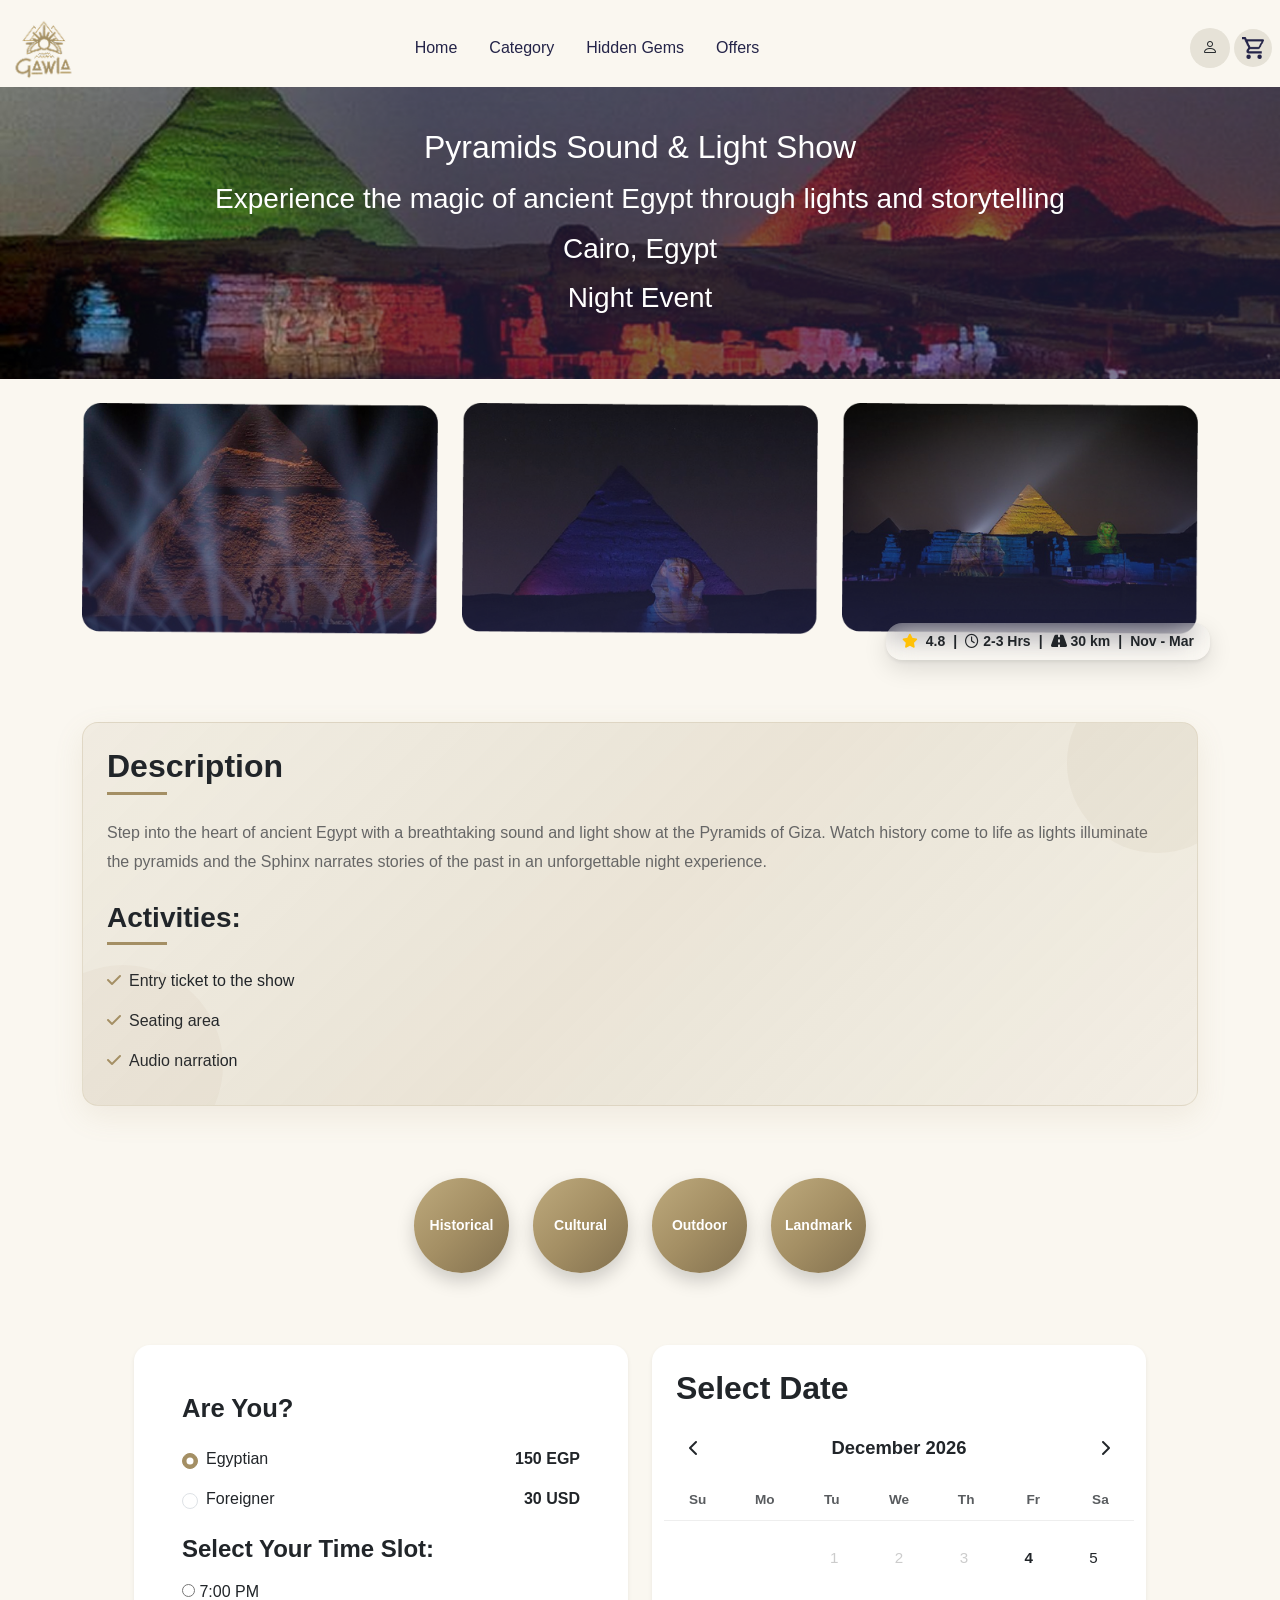
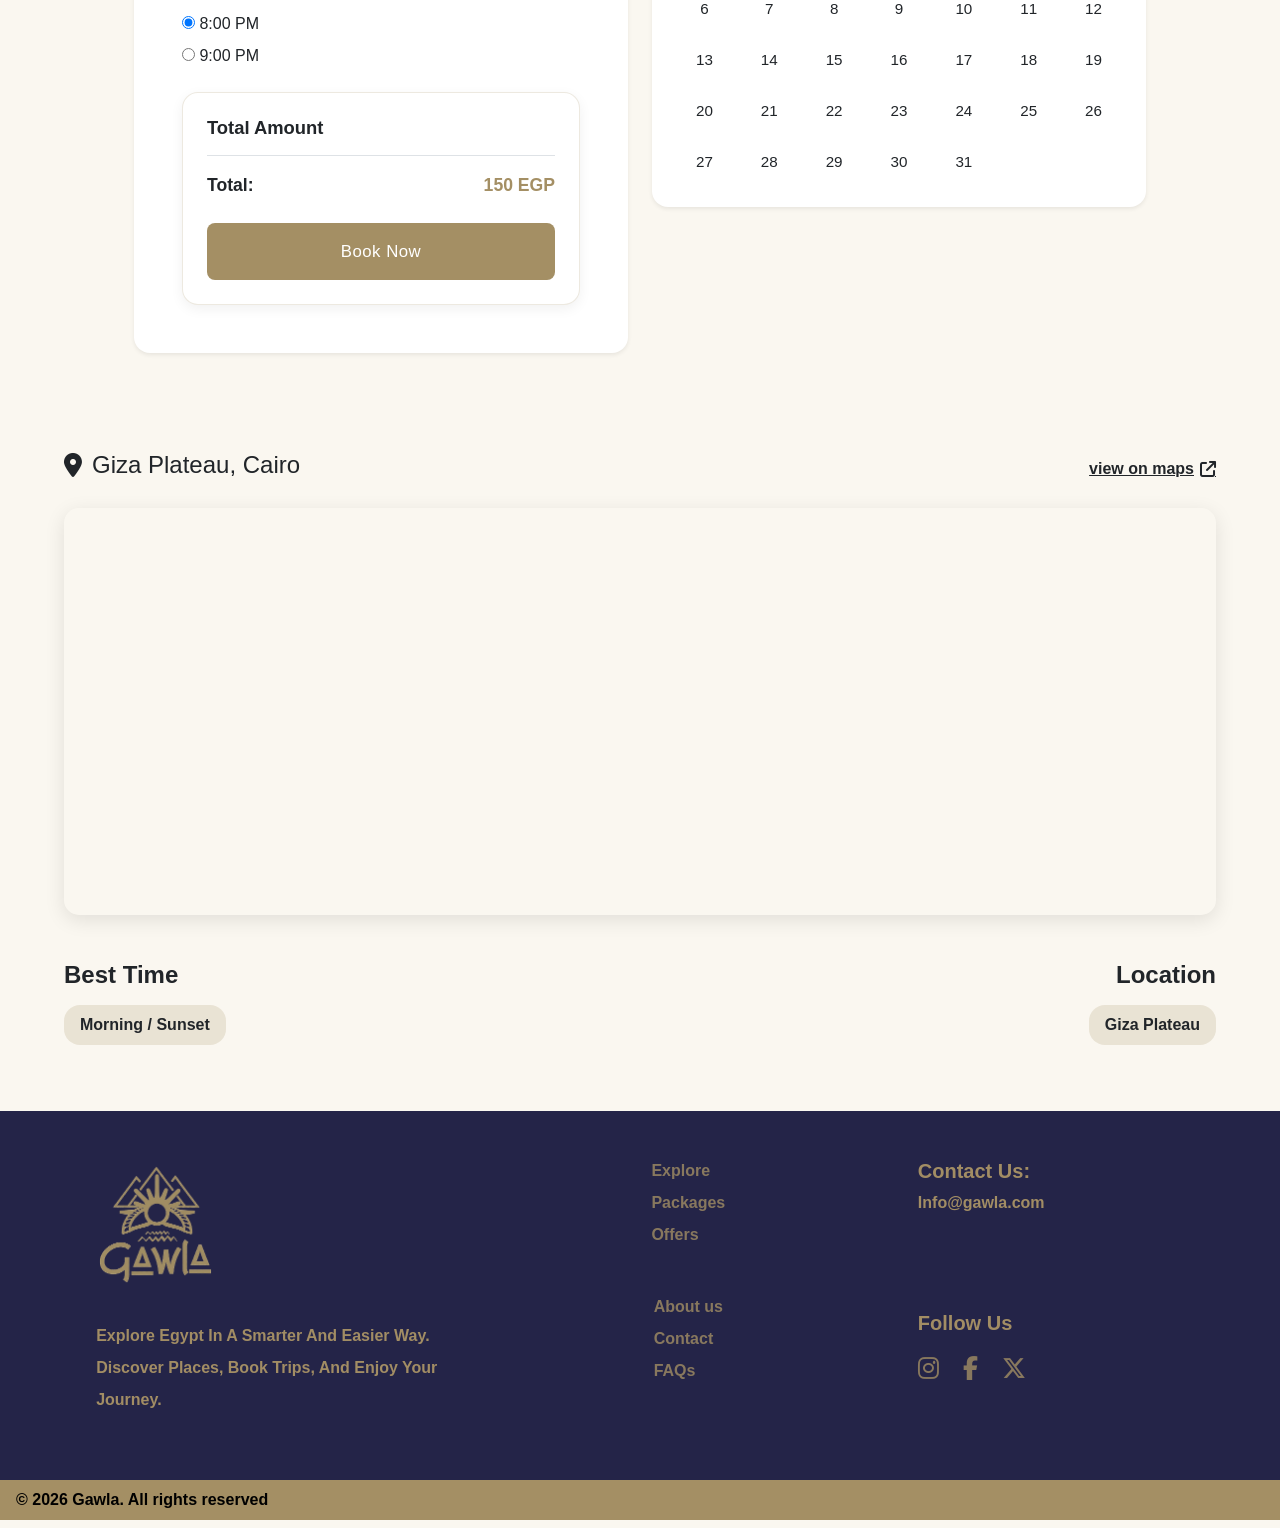
<file: details/events.html>
<!DOCTYPE html>
<html lang="en">
<head>
    <meta charset="UTF-8">
    <meta name="viewport" content="width=device-width, initial-scale=1.0">
    <title>Gawla</title>
    <!-- Tailwind -->
    <link rel="stylesheet" href="https://cdn.jsdelivr.net/npm/bootstrap@5.3.7/dist/css/bootstrap.min.css">
    <link rel="stylesheet" href="https://cdnjs.cloudflare.com/ajax/libs/font-awesome/6.5.0/css/all.min.css">
    <!-- ///////////////// -->
     <!-- Owl -->
    <link rel="stylesheet"
        href="https://cdnjs.cloudflare.com/ajax/libs/OwlCarousel2/2.3.4/assets/owl.carousel.min.css" />
    <link rel="stylesheet"
        href="https://cdnjs.cloudflare.com/ajax/libs/OwlCarousel2/2.3.4/assets/owl.theme.default.min.css" />
        <!-- //////////////////////////////// -->
    <link rel="stylesheet" href="https://cdn.jsdelivr.net/npm/bootstrap@5.3.7/dist/css/bootstrap.min.css">
    <link rel="stylesheet" href="https://cdn.jsdelivr.net/npm/bootstrap-icons@1.13.1/font/bootstrap-icons.min.css">
    <link rel="stylesheet" href="style.css">
    <link rel="preconnect" href="https://fonts.googleapis.com">
    <link rel="icon" href="img/logo.png">
<body>
    <button class="position-fixed bottom-0 end-0  border-0 translate-middle scroll-to-top text-white rounded-3 p-2" id="up">
        <i class="bi bi-arrow-up"></i>
    </button>


<nav class="main-bg sticky-top">
  <div class=" px-2">

    <!-- Top Navbar -->
    <div class="row align-items-center py-2 g-2">

      <!-- Mobile Menu Button -->
      <div class="col-2 d-lg-none text-start">

        <button class="navbar-toggler ther-color border-0 shadow-none p-0"
          type="button"
          data-bs-toggle="collapse"
          data-bs-target="#mobileMenu">

          <i class="bi bi-list fs-2"></i>

        </button>

      </div>

      <!-- Logo -->
      <div class="col-5 col-lg-2 text-center text-lg-start">

        <a href="#">
          <img src="img/logo croped.png"
            class="img-fluid"
            style="max-width:70px;">
        </a>

      </div>

      <!-- Desktop Menu -->
      <div class="col d-none d-lg-flex justify-content-center">

        <ul class="nav m-2">

          <li class="nav-item">
            <a href="../grad-front/home.html" class="nav-link nav-opptions ther-color">
              Home
            </a>
          </li>

          <li class="nav-item">
            <a href="../grad-front/category.html" class="nav-link nav-opptions ther-color">
              Category
            </a>
          </li>

          <li class="nav-item">
            <a href="#" class="nav-link nav-opptions ther-color">
              Hidden Gems
            </a>
          </li>

          <li class="nav-item">
            <a href="#" class="nav-link nav-opptions ther-color">
              Offers
            </a>
          </li>

        </ul>

      </div>

      <!-- Right Side -->
      <div class="col-4 col-lg-3 d-flex justify-content-end align-items-center gap-1 flex-nowrap">


        <button class="btn rounded-circle d-flex align-items-center justify-content-center color-big "
          style="width:40px; height:40px;">
          <i class="bi bi-person"></i>
        </button>

        <a href="../booking/index.html"
          class=" rounded-circle d-flex align-items-center justify-content-center color-big p-2"
          style="width:38px; height:38px; flex-shrink:0;">

          <img src="img/card.png" class="w-100">

        </a>

      </div>

    </div>

    <!-- Mobile Menu -->
    <div class="collapse d-lg-none pb-3" id="mobileMenu">

      <ul class="nav flex-column ">

        <li class="nav-item">
          <a href="../grad-front/home.html" class="nav-link nav-opptions ther-color">
            Home
          </a>
        </li>

        <li class="nav-item">
          <a href="../grad-front/category.html" class="nav-link nav-opptions ther-color">
            Category
          </a>
        </li>

        <li class="nav-item">
          <a href="#" class="nav-link nav-opptions ther-color">
            Hidden Gems
          </a>
        </li>

        <li class="nav-item">
          <a href="#" class="nav-link nav-opptions ther-color">
            Offers
          </a>
        </li>

      </ul>

    </div>

  </div>
</nav>
 <!-- ///////////////////////////////////////////////////////////////////////////////// -->

 <!-- Panner -->
<div class="events  d-flex justify-content-center align-items-center">

    <div>
        <h2 class="text-white fs-2 text-nav text-center ">
            Pyramids Sound & Light Show
        <p class="text-white text-center fs-3 text-nav my-3">Experience the magic of ancient Egypt through lights and storytelling</p>

        <p class="text-white text-center fs-3 text-nav">
            Cairo, Egypt
        </p>
        <p class="text-white text-center fs-3 text-nav">
            Night Event
        </p>
    </div>



</div>


        <!-- //////////////////////////////////////////////////////////////////////// -->
         <!-- imgs -->
<section>
  <div class="container position-relative">
    <div class="row my-4 text-center">

      <div class="col-md-4 col-4 mb-3">
        <img src="img/event  (2).png" class="img-fluid">
      </div>

      <div class="col-md-4 col-4 mb-3">
        <img src="img/abu hol (2).png" class="img-fluid">
      </div>

      <div class="col-md-4 col-4 mb-3">
        <img src="img/event  (3).png" class="img-fluid">
      </div>

    </div>
    <!-- Info Box -->
<div class="info-location rounded-4  position-absolute end-0">

    <div class="rounded-4  shadow-sm px-3 py-2 
                d-flex flex-wrap align-items-center justify-content-center gap-2 small fw-semibold">

        <span class="text-warning"><i class="fa-solid fa-star"></i></span>
        <span>4.8</span>

        <span>|</span>

        <span><i class="fa-regular fa-clock me-1"></i>2-3 Hrs</span>

        <span>|</span>

        <span><i class="fa-solid fa-road me-1"></i>30 km</span>

        <span>|</span>

        <span>Nov - Mar</span>

    </div>

</div>
  </div>
</section>


    <!-- Description & Activities -->
    <section class="description-section">
<section class="description-section container py-5">

    <div class="description-content d-flex flex-md-row flex-column gap-4 p-4 rounded-4 position-relative overflow-hidden">

        <div class="description-text flex-grow-1">

            <h2 class="fw-bold mb-4 title-line">Description</h2>

            <p>
            Step into the heart of ancient Egypt with a breathtaking sound and light show at the Pyramids of Giza. Watch history come to life as lights illuminate the pyramids and the Sphinx narrates stories of the past in an unforgettable night experience.
            </p>

            <div class="activities-list mt-4">
                <h3 class="fw-bold mb-3 title-line">Activities:</h3>

                <ul class="list-unstyled m-0">
                    <li><i class="fa-solid fa-check me-2"></i>Entry ticket to the show</li>
                    <li><i class="fa-solid fa-check me-2"></i>Seating area</li>
                    <li><i class="fa-solid fa-check me-2"></i>Audio narration</li>
                </ul>
            </div>

        </div>

    </div>

</section>

        <!-- Tags -->
       <div class="place-tags d-flex justify-content-center align-items-center flex-wrap gap-4 my-4">

    <span class="place-tag  d-flex justify-content-center align-items-center text-center">
        Historical
    </span>

    <span class="place-tag d-flex justify-content-center align-items-center text-center">
        Cultural
    </span>

    <span class="place-tag d-flex justify-content-center align-items-center text-center">
        Outdoor
    </span>

    <span class="place-tag d-flex justify-content-center align-items-center text-center">
        Landmark
    </span>

</div>
    </section>

    <!-- Booking Section -->
<section class="booking-section event-page container py-5">

    <div class="row g-4 justify-content-center">

        <!-- Left -->
        <div class="col-lg-6">

            <div class="ticket-panel bg-white shadow-sm rounded-4 p-4 p-md-5">

                <!-- Are You -->
<h2 class="fw-bold mb-4">Are You?</h2>

<div class="visitor-type d-flex flex-column gap-3">

<label class="d-flex justify-content-between align-items-center">

    <span class="d-flex align-items-center gap-2">
        <input type="radio"
               class="form-check-input"
               name="visitor"
               value="egyptian"
               checked>
        Egyptian
    </span>

    <strong>150 EGP</strong>

</label>

<label class="d-flex justify-content-between align-items-center">

    <span class="d-flex align-items-center gap-2">
        <input type="radio"
               class="form-check-input"
               name="visitor"
               value="foreigner">
        Foreigner
    </span>

    <strong>30 USD</strong>

</label>

</div>
<h4 class="fw-bold mt-4 mb-3">Select Your Time Slot:</h4>
<div class="d-flex flex-column gap-2">
<label><input type="radio" name="time-slot" value="7:00 PM"> 7:00 PM</label>
<label><input type="radio" name="time-slot" value="8:00 PM" checked> 8:00 PM</label>
<label><input type="radio" name="time-slot" value="9:00 PM"> 9:00 PM</label>

</div>


                <!-- Total -->
                <div class="total-section bg-white rounded-4 p-4 mt-4"
                     id="total-section">

                    <h3 class="fw-bold mb-3">Total Amount</h3>

                    <div class="total-breakdown" id="total-breakdown"></div>

                    <div class="total-line d-flex justify-content-between border-top pt-3 mt-3">
                        <strong>Total:</strong>
                        <strong id="total-price">150 EGP</strong>
                    </div>

                    <button class="btn w-100 rounded-3 mt-4 py-3 book-now-btn"
                            id="book-now-btn">
                        Book Now
                    </button>

                </div>

            </div>

        </div>

        <!-- Right -->
        <div class="col-lg-6">

            <div class="calendar bg-white shadow-sm rounded-4 p-4"
                 id="calendar">

                <h2 class="fw-bold mb-4">Select Date</h2>

                <div class="calendar-header d-flex justify-content-between align-items-center mb-4">

                    <button class="cal-nav" id="cal-prev">
                        <i class="fa-solid fa-chevron-left"></i>
                    </button>

                    <h3 id="cal-month-year" class="fw-bold mb-0">
                        April 2026
                    </h3>

                    <button class="cal-nav" id="cal-next">
                        <i class="fa-solid fa-chevron-right"></i>
                    </button>

                </div>

                <div class="calendar-weekdays row text-center small fw-semibold text-muted mb-3">
                    <div class="col">Su</div>
                    <div class="col">Mo</div>
                    <div class="col">Tu</div>
                    <div class="col">We</div>
                    <div class="col">Th</div>
                    <div class="col">Fr</div>
                    <div class="col">Sa</div>
                </div>

                <div class="calendar-days row row-cols-7 g-1 text-center"
                     id="cal-days">
                </div>

            </div>

        </div>

    </div>

</section>
    <!-- Map Section -->
    <section class="map-section">
        <div class="map-header">
            <h2><i class="fa-solid fa-location-dot"></i> Giza Plateau, Cairo</h2>
            <a href="https://maps.google.com/?q=Pyramids+of+Giza" target="_blank" class="view-map-link">view on maps <i class="fa-solid fa-arrow-up-right-from-square"></i></a>
        </div>
        <div class="map-container">
            <iframe 
                src="https://www.google.com/maps/embed?pb=!1m18!1m12!1m3!1d3456.3258945831787!2d31.128833315115!3d29.97942298190456!2m3!1f0!2f0!3f0!3m2!1i1024!2i768!4f13.1!3m3!1m2!1s0x14584587ac8f291b%3A0x810c2f3fa2a52424!2sThe%20Great%20Pyramid%20of%20Giza!5e0!3m2!1sen!2seg!4v1600000000000!5m2!1sen!2seg" 
                width="100%" 
                height="400" 
                style="border:0; border-radius: 15px;" 
                allowfullscreen="" 
                loading="lazy" 
                referrerpolicy="no-referrer-when-downgrade">
            </iframe>
        </div>
<div class="row g-4 py-3 align-items-start">

    <div class="col-12 col-md-6 text-center text-md-start">
        <h4 class="fw-bold mb-3">Best Time</h4>

        <span class="map-info rounded-4 px-3 py-2 d-inline-block fw-semibold">
            Morning / Sunset
        </span>
    </div>

    <div class="col-12 col-md-6 text-center text-md-end">
        <h4 class="fw-bold mb-3">Location</h4>

        <span class="map-info rounded-4 px-3 py-2 d-inline-block fw-semibold">
            Giza Plateau
        </span>
    </div>

</div>
    </section>

    <!-- Footer -->
    <footer class="footer-bg pt-5 footer ">

        <div class=" px-4 px-md-5 align-items-center">
            <div class="row text-start px-4 md:px-8">

                <!-- LOGO -->
                <div class="col-lg-4 col-md-6 mb-4 d-flex flex-column align-items-start mx-auto">
                    <img src="img/logo.png" class="mb-3 " style="width:120px;">

                    <p class="lh-lg fs-6 fw-bold">
                        Explore Egypt In A Smarter And Easier Way.
                        Discover Places, Book Trips, And Enjoy Your Journey.
                    </p>
                </div>

                <!-- LINKS -->
                <div class="col-lg-4 col-md-6 mb-4 text-start d-flex flex-column align-items-center text-decoration-none">
                    <ul class="list-unstyled ">
                        <a href="#" class="text-decoration-none">
                            <li class="mb-2 footer-link fs-6 fw-semibold gold ">Explore</li>
                        </a>
                        <a href="#" class="text-decoration-none">
                            <li class="mb-2 footer-link fs-6 fw-semibold gold">Packages</li>
                        </a>
                        <a href="#" class="text-decoration-none">
                            <li class="mb-2 footer-link fs-6 fw-semibold gold">Offers</li>
                        </a>
                    </ul>
                    <ul class="list-unstyled mt-4">
                        <a href="#" class="text-decoration-none">
                            <li class="mb-2 footer-link fs-6 fw-semibold gold">About us</li>
                        </a>
                        <a href="#" class="text-decoration-none">
                            <li class="mb-2 footer-link fs-6 fw-semibold gold">Contact</li>
                        </a>
                        <a href="#" class="text-decoration-none">
                            <li class="mb-2 footer-link fs-6 fw-semibold gold">FAQs</li>
                        </a>
                    </ul>
                </div>

                <!-- CONTACT -->
                <div class="col-lg-3 col-md-6 mb-4 d-flex flex-column align-items-center align-items-lg-start 
            text-center text-lg-start mx-auto">
                    <h5 class="mb-2 fs-5 fw-semibold">Contact Us:</h5>
                    <p class="mb-5 fs-6 fw-semibold footer-link">Info@gawla.com</p>

                    <h5 class="mt-5 mb-3 fw-semibold fs-5">Follow Us</h5>
                    <div class="d-flex justify-content-center justify-content-md-start gap-4 fs-5">
                        <a href="#" class=" fs-4">
                            <i class="fa-brands fa-instagram gold text-decoration-none footer-link"></i>
                        </a>

                        <a href="#" class=" fs-4">
                            <i class="fa-brands fa-facebook-f gold text-decoration-none footer-link"></i>
                        </a>

                        <a href="#" class="fs-4">
                            <i class="fa-brands fa-x-twitter gold text-decoration-none footer-link"></i>
                        </a>
                    </div>
                </div>

            </div>
        </div>

        <!-- bottom -->
        <div class="text-start py-2 mt-4 fs-6 fw-bolder ps-3 " style="background:#A48F64; color:black;">
            © 2026 Gawla. All rights reserved
        </div>

    </footer>   

    <!-- jQuery -->
    <script src="https://cdnjs.cloudflare.com/ajax/libs/jquery/3.6.0/jquery.min.js"></script>

    <!-- Owl -->
    <script src="https://cdnjs.cloudflare.com/ajax/libs/OwlCarousel2/2.3.4/owl.carousel.min.js"></script>

    <script src="https://cdn.jsdelivr.net/npm/bootstrap@5.3.7/dist/js/bootstrap.bundle.min.js"></script>
    <script src="script.js"></script>
</body>
</html>
</file>
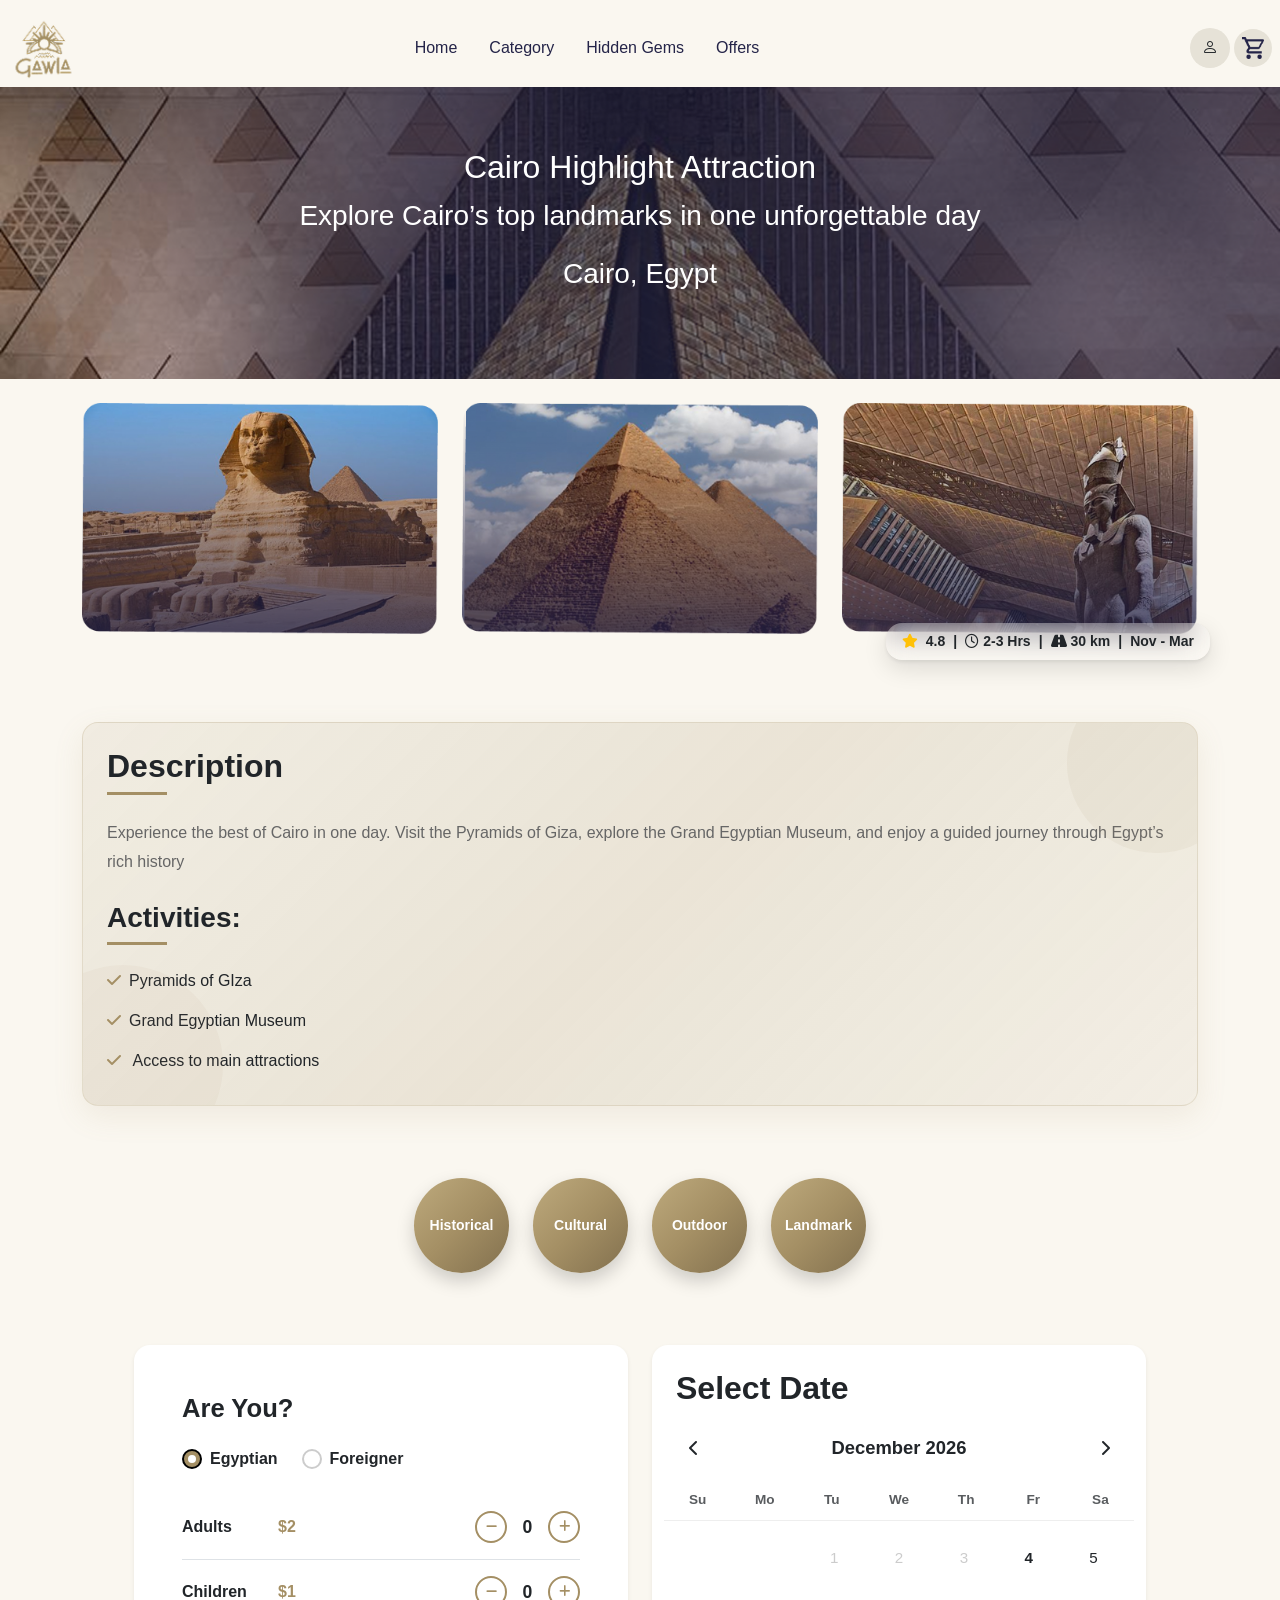
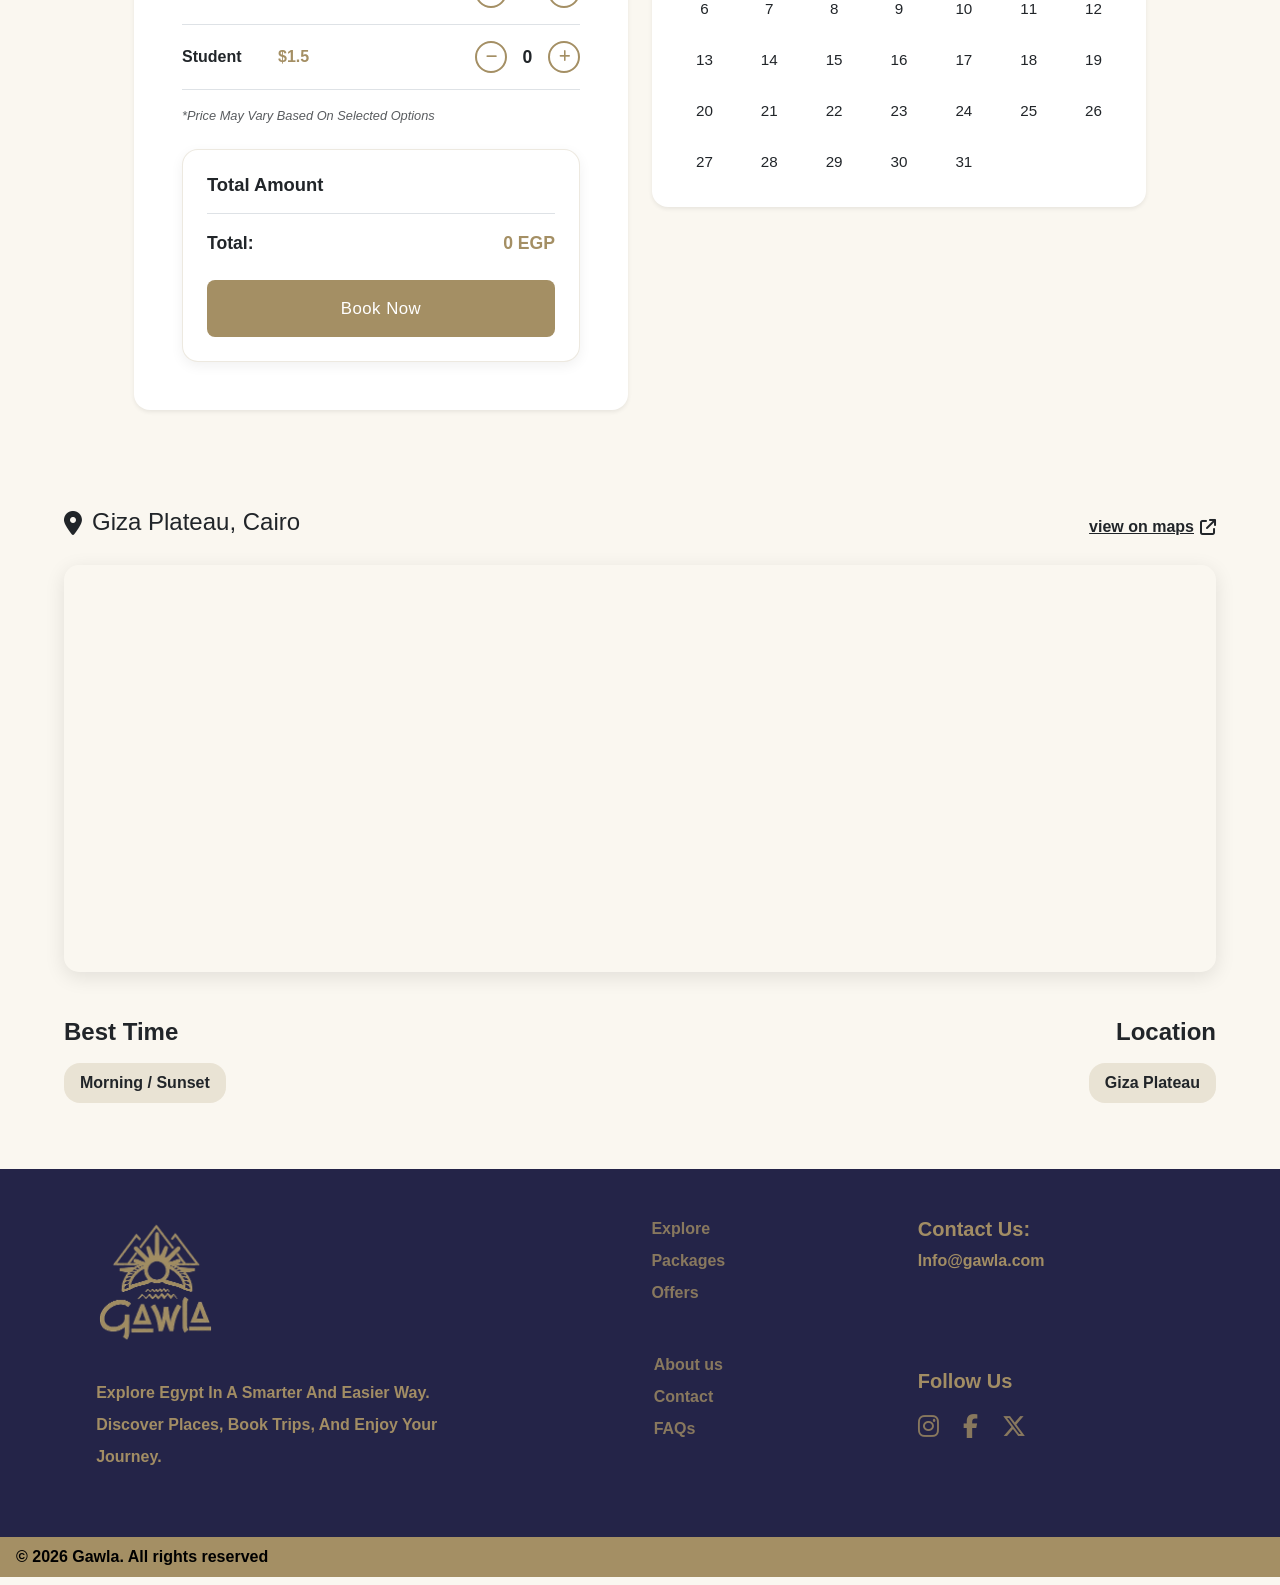
<file: details/package.html>
<!DOCTYPE html>
<html lang="en">
<head>
    <meta charset="UTF-8">
    <meta name="viewport" content="width=device-width, initial-scale=1.0">
    <title>Gawla</title>
    <!-- Tailwind -->
    <link rel="stylesheet" href="https://cdn.jsdelivr.net/npm/bootstrap@5.3.7/dist/css/bootstrap.min.css">
    <link rel="stylesheet" href="https://cdnjs.cloudflare.com/ajax/libs/font-awesome/6.5.0/css/all.min.css">
    <!-- ///////////////// -->
     <!-- Owl -->
    <link rel="stylesheet"
        href="https://cdnjs.cloudflare.com/ajax/libs/OwlCarousel2/2.3.4/assets/owl.carousel.min.css" />
    <link rel="stylesheet"
        href="https://cdnjs.cloudflare.com/ajax/libs/OwlCarousel2/2.3.4/assets/owl.theme.default.min.css" />
        <!-- //////////////////////////////// -->
    <link rel="stylesheet" href="https://cdn.jsdelivr.net/npm/bootstrap@5.3.7/dist/css/bootstrap.min.css">
    <link rel="stylesheet" href="https://cdn.jsdelivr.net/npm/bootstrap-icons@1.13.1/font/bootstrap-icons.min.css">
    <link rel="stylesheet" href="style.css">
    <link rel="preconnect" href="https://fonts.googleapis.com">
    <link rel="icon" href="img/logo.png">
<body>
    <button class="position-fixed bottom-0 end-0  border-0 translate-middle scroll-to-top text-white rounded-3 p-2" id="up">
        <i class="bi bi-arrow-up"></i>
    </button>


<nav class="main-bg sticky-top">
  <div class=" px-2">

    <!-- Top Navbar -->
    <div class="row align-items-center py-2 g-2">

      <!-- Mobile Menu Button -->
      <div class="col-2 d-lg-none text-start">

        <button class="navbar-toggler ther-color border-0 shadow-none p-0"
          type="button"
          data-bs-toggle="collapse"
          data-bs-target="#mobileMenu">

          <i class="bi bi-list fs-2"></i>

        </button>

      </div>

      <!-- Logo -->
      <div class="col-5 col-lg-2 text-center text-lg-start">

        <a href="#">
          <img src="img/logo croped.png"
            class="img-fluid"
            style="max-width:70px;">
        </a>

      </div>

      <!-- Desktop Menu -->
      <div class="col d-none d-lg-flex justify-content-center">

        <ul class="nav m-2">

          <li class="nav-item">
            <a href="../grad-front/home.html" class="nav-link nav-opptions ther-color">
              Home
            </a>
          </li>

          <li class="nav-item">
            <a href="../grad-front/category.html" class="nav-link nav-opptions ther-color">
              Category
            </a>
          </li>

          <li class="nav-item">
            <a href="#" class="nav-link nav-opptions ther-color">
              Hidden Gems
            </a>
          </li>

          <li class="nav-item">
            <a href="#" class="nav-link nav-opptions ther-color">
              Offers
            </a>
          </li>

        </ul>

      </div>

      <!-- Right Side -->
      <div class="col-4 col-lg-3 d-flex justify-content-end align-items-center gap-1 flex-nowrap">


        <button class="btn rounded-circle d-flex align-items-center justify-content-center color-big "
          style="width:40px; height:40px;">
          <i class="bi bi-person"></i>
        </button>

        <a href="../booking/index.html"
          class=" rounded-circle d-flex align-items-center justify-content-center color-big p-2"
          style="width:38px; height:38px; flex-shrink:0;">

          <img src="img/card.png" class="w-100">

        </a>

      </div>

    </div>

    <!-- Mobile Menu -->
    <div class="collapse d-lg-none pb-3" id="mobileMenu">

      <ul class="nav flex-column ">

        <li class="nav-item">
          <a href="../grad-front/home.html" class="nav-link nav-opptions ther-color">
            Home
          </a>
        </li>

        <li class="nav-item">
          <a href="../grad-front/category.html" class="nav-link nav-opptions ther-color">
            Category
          </a>
        </li>

        <li class="nav-item">
          <a href="#" class="nav-link nav-opptions ther-color">
            Hidden Gems
          </a>
        </li>

        <li class="nav-item">
          <a href="#" class="nav-link nav-opptions ther-color">
            Offers
          </a>
        </li>

      </ul>

    </div>

  </div>
</nav>
 <!-- ///////////////////////////////////////////////////////////////////////////////// -->

 <!-- Panner -->
<div class="packegs  d-flex justify-content-center align-items-center">

    <div>
        <h2 class="text-white fs-2 text-nav text-center">
            Cairo Highlight Attraction
        </h2>
        <p class="text-white text-center fs-3 text-nav">Explore Cairo’s top landmarks in one unforgettable day</p>

        <p class="text-white text-center fs-3 text-nav">
            Cairo, Egypt
        </p>
    </div>



</div>


        <!-- //////////////////////////////////////////////////////////////////////// -->
         <!-- imgs -->
<section>
  <div class="container position-relative">
    <div class="row my-4 text-center">

      <div class="col-md-4 col-4 mb-3">
        <img src="img/abu hol (1).png" class="img-fluid">
      </div>

      <div class="col-md-4 col-4 mb-3">
        <img src="img/p.png" class="img-fluid">
      </div>

      <div class="col-md-4 col-4 mb-3">
        <img src="img/meusum.png" class="img-fluid">
      </div>

    </div>
    <!-- Info Box -->
<div class="info-location rounded-4  position-absolute end-0">

    <div class="rounded-4  shadow-sm px-3 py-2 
                d-flex flex-wrap align-items-center justify-content-center gap-2 small fw-semibold">

        <span class="text-warning"><i class="fa-solid fa-star"></i></span>
        <span>4.8</span>

        <span>|</span>

        <span><i class="fa-regular fa-clock me-1"></i>2-3 Hrs</span>

        <span>|</span>

        <span><i class="fa-solid fa-road me-1"></i>30 km</span>

        <span>|</span>

        <span>Nov - Mar</span>

    </div>

</div>
  </div>
</section>


    <!-- Description & Activities -->
    <section class="description-section">
<section class="description-section container py-5">

    <div class="description-content d-flex flex-md-row flex-column gap-4 p-4 rounded-4 position-relative overflow-hidden">

        <div class="description-text flex-grow-1">

            <h2 class="fw-bold mb-4 title-line">Description</h2>

            <p>
            Experience the best of Cairo in one day. Visit the Pyramids of Giza, explore the Grand Egyptian Museum, and enjoy a guided journey through Egypt’s rich history
            </p>

            <div class="activities-list mt-4">
                <h3 class="fw-bold mb-3 title-line">Activities:</h3>

                <ul class="list-unstyled m-0">
                    <li><i class="fa-solid fa-check me-2"></i>Pyramids of GIza</li>
                    <li><i class="fa-solid fa-check me-2"></i>Grand Egyptian Museum</li>
                    <li><i class="fa-solid fa-check me-2"></i> Access to main attractions</li>
                </ul>
            </div>

        </div>

    </div>

</section>

        <!-- Tags -->
       <div class="place-tags d-flex justify-content-center align-items-center flex-wrap gap-4 my-4">

    <span class="place-tag  d-flex justify-content-center align-items-center text-center">
        Historical
    </span>

    <span class="place-tag d-flex justify-content-center align-items-center text-center">
        Cultural
    </span>

    <span class="place-tag d-flex justify-content-center align-items-center text-center">
        Outdoor
    </span>

    <span class="place-tag d-flex justify-content-center align-items-center text-center">
        Landmark
    </span>

</div>
    </section>

    <!-- Booking Section -->
<section class="booking-section package-page container py-5">

    <div class="row g-4 justify-content-center">

        <!-- Ticket Selection -->
        <div class="col-lg-6">

<div class="ticket-panel bg-white shadow-sm rounded-4 p-4 p-md-5">


 <h2 class="fw-bold mb-4">Are You?</h2>

<div class="visitor-type d-flex flex-wrap gap-4 mb-4">

    <label class="radio-option d-flex align-items-center gap-2 fw-semibold text-dark">
        <input class="form-check-input m-0"
               type="radio"
               name="visitor"
               value="egyptian"
               checked>
        Egyptian
    </label>

    <label class="radio-option d-flex align-items-center gap-2 fw-semibold text-dark">
        <input class="form-check-input m-0"
               type="radio"
               name="visitor"
               value="foreigner">
        Foreigner
    </label>

</div>




                <div class="ticket-types" id="ticket-types">

                    <!-- Row -->
                    <div class="ticket-row d-flex justify-content-between align-items-center py-3 border-bottom">

                        <div class="ticket-info d-flex align-items-center gap-3">
                            <span class="ticket-label fw-semibold">Adults</span>
                            <span class="ticket-price text-warning fw-bold" data-egy="2" data-for="10">$2</span>
                        </div>

                        <div class="ticket-counter d-flex align-items-center gap-2">
                            <button class="counter-btn minus" onclick="updateCounter(this,-1)">
                                <i class="fa-solid fa-minus"></i>
                            </button>

                            <span class="counter-value">0</span>

                            <button class="counter-btn plus" onclick="updateCounter(this,1)">
                                <i class="fa-solid fa-plus"></i>
                            </button>
                        </div>

                    </div>

                    <!-- Row -->
                    <div class="ticket-row d-flex justify-content-between align-items-center py-3 border-bottom">

                        <div class="ticket-info d-flex align-items-center gap-3">
                            <span class="ticket-label fw-semibold">Children</span>
                            <span class="ticket-price text-warning fw-bold" data-egy="1" data-for="5">$1</span>
                        </div>

                        <div class="ticket-counter d-flex align-items-center gap-2">
                            <button class="counter-btn minus" onclick="updateCounter(this,-1)">
                                <i class="fa-solid fa-minus"></i>
                            </button>

                            <span class="counter-value">0</span>

                            <button class="counter-btn plus" onclick="updateCounter(this,1)">
                                <i class="fa-solid fa-plus"></i>
                            </button>
                        </div>

                    </div>

                    <!-- Row -->
                    <div class="ticket-row d-flex justify-content-between align-items-center py-3 border-bottom">

                        <div class="ticket-info d-flex align-items-center gap-3">
                            <span class="ticket-label fw-semibold">Student</span>
                            <span class="ticket-price text-warning fw-bold" data-egy="1.5" data-for="5">$1.5</span>
                        </div>

                        <div class="ticket-counter d-flex align-items-center gap-2">
                            <button class="counter-btn minus" onclick="updateCounter(this,-1)">
                                <i class="fa-solid fa-minus"></i>
                            </button>

                            <span class="counter-value">0</span>

                            <button class="counter-btn plus" onclick="updateCounter(this,1)">
                                <i class="fa-solid fa-plus"></i>
                            </button>
                        </div>

                    </div>

                </div>

                <p class="price-note small text-muted fst-italic mt-3">
                    *Price May Vary Based On Selected Options
                </p>

                <!-- Total -->

<div class="total-section bg-white rounded-4 p-4 mt-4" id="total-section">

    <h3 class="fw-bold mb-3">Total Amount</h3>

    <div class="total-breakdown" id="total-breakdown"></div>

    <div class="total-line d-flex justify-content-between border-top pt-3 mt-3">
        <strong>Total:</strong>
        <strong id="total-price">0 EGP</strong>
    </div>

    <button class="btn w-100 rounded-3 mt-4 py-3 book-now-btn" id="book-now-btn">
        Book Now
    </button>

</div>

            </div>

        </div>

        <!-- Calendar -->
        <div class="col-lg-6">

            <div class="calendar bg-white count shadow-sm rounded-4 p-4" id="calendar">

                <h2 class="fw-bold mb-4">Select Date</h2>

                <div class="calendar-header d-flex justify-content-between align-items-center mb-4">

                    <button class="cal-nav" id="cal-prev">
                        <i class="fa-solid fa-chevron-left"></i>
                    </button>

                    <h3 id="cal-month-year" class="fw-bold mb-0">April 2026</h3>

                    <button class="cal-nav" id="cal-next">
                        <i class="fa-solid fa-chevron-right"></i>
                    </button>

                </div>

                <div class="calendar-weekdays row text-center small fw-semibold text-muted mb-3">
                    <div class="col">Su</div>
                    <div class="col">Mo</div>
                    <div class="col">Tu</div>
                    <div class="col">We</div>
                    <div class="col">Th</div>
                    <div class="col">Fr</div>
                    <div class="col">Sa</div>
                </div>

                <div class="calendar-days row row-cols-7 g-1 text-center" id="cal-days">
                    <!-- JS -->
                </div>

            </div>

        </div>

    </div>

</section>

    <!-- Map Section -->
    <section class="map-section">
        <div class="map-header">
            <h2><i class="fa-solid fa-location-dot"></i> Giza Plateau, Cairo</h2>
            <a href="https://maps.google.com/?q=Pyramids+of+Giza" target="_blank" class="view-map-link">view on maps <i class="fa-solid fa-arrow-up-right-from-square"></i></a>
        </div>
        <div class="map-container">
            <iframe 
                src="https://www.google.com/maps/embed?pb=!1m18!1m12!1m3!1d3456.3258945831787!2d31.128833315115!3d29.97942298190456!2m3!1f0!2f0!3f0!3m2!1i1024!2i768!4f13.1!3m3!1m2!1s0x14584587ac8f291b%3A0x810c2f3fa2a52424!2sThe%20Great%20Pyramid%20of%20Giza!5e0!3m2!1sen!2seg!4v1600000000000!5m2!1sen!2seg" 
                width="100%" 
                height="400" 
                style="border:0; border-radius: 15px;" 
                allowfullscreen="" 
                loading="lazy" 
                referrerpolicy="no-referrer-when-downgrade">
            </iframe>
        </div>
<div class="row g-4 py-3 align-items-start">

    <div class="col-12 col-md-6 text-center text-md-start">
        <h4 class="fw-bold mb-3">Best Time</h4>

        <span class="map-info rounded-4 px-3 py-2 d-inline-block fw-semibold">
            Morning / Sunset
        </span>
    </div>

    <div class="col-12 col-md-6 text-center text-md-end">
        <h4 class="fw-bold mb-3">Location</h4>

        <span class="map-info rounded-4 px-3 py-2 d-inline-block fw-semibold">
            Giza Plateau
        </span>
    </div>

</div>
    </section>

    <!-- Footer -->
    <footer class="footer-bg pt-5 footer ">

        <div class=" px-4 px-md-5 align-items-center">
            <div class="row text-start px-4 md:px-8">

                <!-- LOGO -->
                <div class="col-lg-4 col-md-6 mb-4 d-flex flex-column align-items-start mx-auto">
                    <img src="img/logo.png" class="mb-3 " style="width:120px;">

                    <p class="lh-lg fs-6 fw-bold">
                        Explore Egypt In A Smarter And Easier Way.
                        Discover Places, Book Trips, And Enjoy Your Journey.
                    </p>
                </div>

                <!-- LINKS -->
                <div class="col-lg-4 col-md-6 mb-4 text-start d-flex flex-column align-items-center text-decoration-none">
                    <ul class="list-unstyled ">
                        <a href="#" class="text-decoration-none">
                            <li class="mb-2 footer-link fs-6 fw-semibold gold ">Explore</li>
                        </a>
                        <a href="#" class="text-decoration-none">
                            <li class="mb-2 footer-link fs-6 fw-semibold gold">Packages</li>
                        </a>
                        <a href="#" class="text-decoration-none">
                            <li class="mb-2 footer-link fs-6 fw-semibold gold">Offers</li>
                        </a>
                    </ul>
                    <ul class="list-unstyled mt-4">
                        <a href="#" class="text-decoration-none">
                            <li class="mb-2 footer-link fs-6 fw-semibold gold">About us</li>
                        </a>
                        <a href="#" class="text-decoration-none">
                            <li class="mb-2 footer-link fs-6 fw-semibold gold">Contact</li>
                        </a>
                        <a href="#" class="text-decoration-none">
                            <li class="mb-2 footer-link fs-6 fw-semibold gold">FAQs</li>
                        </a>
                    </ul>
                </div>

                <!-- CONTACT -->
                <div class="col-lg-3 col-md-6 mb-4 d-flex flex-column align-items-center align-items-lg-start 
            text-center text-lg-start mx-auto">
                    <h5 class="mb-2 fs-5 fw-semibold">Contact Us:</h5>
                    <p class="mb-5 fs-6 fw-semibold footer-link">Info@gawla.com</p>

                    <h5 class="mt-5 mb-3 fw-semibold fs-5">Follow Us</h5>
                    <div class="d-flex justify-content-center justify-content-md-start gap-4 fs-5">
                        <a href="#" class=" fs-4">
                            <i class="fa-brands fa-instagram gold text-decoration-none footer-link"></i>
                        </a>

                        <a href="#" class=" fs-4">
                            <i class="fa-brands fa-facebook-f gold text-decoration-none footer-link"></i>
                        </a>

                        <a href="#" class="fs-4">
                            <i class="fa-brands fa-x-twitter gold text-decoration-none footer-link"></i>
                        </a>
                    </div>
                </div>

            </div>
        </div>

        <!-- bottom -->
        <div class="text-start py-2 mt-4 fs-6 fw-bolder ps-3 " style="background:#A48F64; color:black;">
            © 2026 Gawla. All rights reserved
        </div>

    </footer>   

    <!-- jQuery -->
    <script src="https://cdnjs.cloudflare.com/ajax/libs/jquery/3.6.0/jquery.min.js"></script>

    <!-- Owl -->
    <script src="https://cdnjs.cloudflare.com/ajax/libs/OwlCarousel2/2.3.4/owl.carousel.min.js"></script>

    <script src="https://cdn.jsdelivr.net/npm/bootstrap@5.3.7/dist/js/bootstrap.bundle.min.js"></script>
    <script src="script.js"></script>
</body>
</html>
</file>
<file: details/style.css>
/* ===== Place Detail Page Styles ===== */

/* Header override for detail page */
body{
    font-family: 'Poppins', sans-serif;
    background-color: #FAF7F0
    
}

/* //////////////////////////nav */

#up{
    z-index: 9999;
   
}

.main-bg{
    background-color:#FAF7F0;
}

.main-color{
color: #FAF7F0;
}

.sec-color{
    background-color: #A48F6433;
}

.ther-color{
    color: #242448;
}
.ther-bg{
    background-color: #242448;
    
}

.color-big{
    background-color: #E6E2D7;
}
.color-big2{
    background-color: #D1C6B0;
;
}
.btn-ther{
    border: 2px solid #242448;
    
}

.star-color{
    color: #FCBC40;
}

.flex-start{
    justify-content: flex-start;
}


.scroll-to-top{
    background-color:#A48F64C9 ;
}

.nav-opptions:hover {
    text-decoration: underline;
    color: #A48F64;
}

.gold{
      color: #A48F64C9;
}


/* ///////////////////////////////////////////////// */
.panner1{
    background-image: url(img/panner.png);
    background-size: cover;
    background-position: center;
    background-repeat: no-repeat;

    min-height: 300px;
    width: 100%;

    margin-bottom: 0;
}
.packegs{
    background-image: url(img/packeges\ \(1\).png);
    background-size: cover;
    background-position: center;
    background-repeat: no-repeat;

    min-height: 300px;
    width: 100%;

    margin-bottom: 0;
}
.events{
    background-image: url(img/events.png);
    background-size: cover;
    background-position: center;
    background-repeat: no-repeat;

    min-height: 300px;
    width: 100%;

    margin-bottom: 0;
}
.info-location{
    right: 15px;
    bottom: -10px;
    z-index: 5;
     background: rgba(255, 255, 255, 0.18);
    backdrop-filter: blur(14px);
    -webkit-backdrop-filter: blur(14px);
    box-shadow: 0 8px 25px rgba(0,0,0,.12);
    
}
/* /////////////////////////////////////////////////// */



/* Description Section */
.description-content{
    background: linear-gradient(135deg,
        rgba(164,143,100,.10),
        rgba(164,143,100,.18),
        rgba(164,143,100,.08));
    border: 1px solid rgba(164,143,100,.20);
    box-shadow: 0 10px 30px rgba(164,143,100,.12);
}

.title-line{
    position: relative;
    padding-bottom: 10px;
}

.title-line::after{
    content: "";
    position: absolute;
    left: 0;
    bottom: 0;
    width: 60px;
    height: 3px;
    background: rgba(164,143,100,1);
}

.description-text p{
    line-height: 1.8;
    color: #666;
}

.activities-list li{
    padding: 8px 0;
}

.activities-list i{
    color: rgba(164,143,100,1);
}


/* Light glow */
.description-content::before{
    content: "";
    position: absolute;
    top: -50px;
    right: -50px;
    width: 180px;
    height: 180px;
    background: rgba(164, 143, 100, 0.08);
    border-radius: 50%;
}

.description-content::after{
    content: "";
    position: absolute;
    bottom: -60px;
    left: -60px;
    width: 200px;
    height: 200px;
    background: rgba(164, 143, 100, 0.06);
    border-radius: 50%;
}

/* Place Tags */
.place-tag{
    width: 95px;
    height: 95px;
    border-radius: 50%;
    background: linear-gradient(135deg,
        rgba(190,170,125,1),
        rgba(164,143,100,1),
        rgba(130,112,78,1)
    );
    color: #fff;
    font-size: 14px;
    font-weight: 600;
    cursor: pointer;
    box-shadow: 0 8px 18px rgba(0,0,0,.18);
    transition: .3s;
    padding: 10px;
}

.place-tag:hover{
    transform: translateY(-5px);
}

/* ===== Booking Section ===== */
.booking-section {
    padding: 50px 5%;
    background: var(--bg-color);
}

.booking-container {
    display: grid;
    grid-template-columns: 1fr 1fr;
    gap: 40px;
    max-width: 1000px;
    margin: 0 auto;
}

.ticket-panel h2, .calendar-panel h2 {
    text-align: left;
    font-size: 1.6rem;
    margin-bottom: 25px;
}

/* Visitor Type Radio */
.visitor-type {
    display: flex;
    gap: 25px;
    margin-bottom: 20px;
}

.radio-option {
    display: flex;
    align-items: center;
    gap: 8px;
    cursor: pointer;
    font-weight: 500;
    color: var(--text-dark);
}

.radio-option input[type="radio"] {
    appearance: none;
    -webkit-appearance: none;
    width: 20px;
    height: 20px;
    border: 2px solid #ccc;
    border-radius: 50%;
    position: relative;
    cursor: pointer;
    transition: all 0.3s;
}

.radio-option input[type="radio"]:checked {
    border-color: var(--accent-color);
}

.radio-option input[type="radio"]:checked::after {
    content: '';
    position: absolute;
    top: 50%;
    left: 50%;
    transform: translate(-50%, -50%);
    width: 10px;
    height: 10px;
    background: var(--accent-color);
    border-radius: 50%;
}



/* Ticket Rows */
.ticket-types {
    margin-bottom: 15px;
}

.ticket-row {
    display: flex;
    justify-content: space-between;
    align-items: center;
    padding: 14px 0;
    border-bottom: 1px solid #eee;
}

.ticket-info {
    display: flex;
    gap: 15px;
    align-items: center;
}

.ticket-label {
    font-weight: 600;
    color: var(--text-dark);
    min-width: 80px;
}

.ticket-price {
    color: var(--accent-color);
    font-weight: 600;
}

.ticket-counter {
    display: flex;
    align-items: center;
    gap: 12px;
}

.counter-btn {
    width: 32px;
    height: 32px;
    border-radius: 50%;
    border: 2px solid var(--primary-color);
    background: transparent;
    color: var(--primary-color);
    cursor: pointer;
    display: flex;
    align-items: center;
    justify-content: center;
    font-size: 0.8rem;
    transition: all 0.3s;
}

.counter-btn:hover {
    background: var(--primary-color);
    color: var(--white);
}

.counter-value {
    font-weight: 700;
    font-size: 1.1rem;
    min-width: 25px;
    text-align: center;
    color: var(--primary-color);
}

.price-note {
    font-size: 0.8rem;
    color: var(--text-light);
    margin-top: 10px;
    font-style: italic;
}

/* Total */
.total-section {
    margin-top: 25px;
    padding: 20px;
    background: var(--white);
    border-radius: 15px;
    box-shadow: 0 4px 13px rgba(0,0,0,0.06);
    border: 1px solid rgba(164,143,100,.20);
}

.total-section h3 {
    font-size: 1.15rem;
    color: var(--primary-color);
    margin-bottom: 12px;
    font-weight: 700;
}

.total-breakdown p {
    color: var(--text-light);
    font-size: 0.9rem;
    padding: 4px 0;
}

.total-empty {
    color: var(--text-light);
    font-size: 0.9rem;
}

.total-line {
    display: flex;
    justify-content: space-between;
    margin-top: 12px;
    padding-top: 12px;
    border-top: 2px solid var(--card-bg);
    font-size: 1.1rem;
}

.total-line strong:last-child {
    color: var(--accent-color);
}

.book-now-btn {
    width: 100%;
    margin-top: 20px;
    padding: 14px;
    font-size: 1.05rem;
    border-radius: 12px;
    letter-spacing: 0.5px;
}

/* ===== Calendar ===== */
.calendar {
    background: var(--white);
    border-radius: 15px;
    padding: 25px;
    box-shadow: 0 4px 15px rgba(0,0,0,0.06);
}

.calendar-header {
    display: flex;
    justify-content: space-between;
    align-items: center;
    margin-bottom: 20px;
}

.calendar-header h3 {
    font-size: 1.15rem;
    color: var(--primary-color);
    font-weight: 700;
}

.cal-nav {
    background: none;
    border: none;
    cursor: pointer;
    font-size: 1rem;
    color: var(--primary-color);
    width: 35px;
    height: 35px;
    border-radius: 50%;
    display: flex;
    align-items: center;
    justify-content: center;
    transition: all 0.3s;
}

.cal-nav:hover {
    background: var(--card-bg);
}

.calendar-weekdays {
    display: grid;
    grid-template-columns: repeat(7, 1fr);
    text-align: center;
    font-weight: 600;
    color: var(--text-light);
    font-size: 0.85rem;
    padding-bottom: 10px;
    border-bottom: 1px solid #eee;
    margin-bottom: 8px;
}

.calendar-days {
    display: grid;
    grid-template-columns: repeat(7, 1fr);
    text-align: center;
    gap: 4px;
}

.cal-day {
    padding: 10px 0;
    border-radius: 10px;
    cursor: pointer;
    font-size: 0.95rem;
    font-weight: 500;
    transition: all 0.2s;
    color: var(--text-dark);
}

.cal-day:hover {
    background: var(--card-bg);
}

.cal-day.today {
    background: var(--accent-color);
    color: var(--white);
    font-weight: 700;
}

.cal-day.selected {
    background: var(--primary-color);
    color: var(--white);
    font-weight: 700;
}

.cal-day.disabled {
    color: #ccc;
    cursor: not-allowed;
}

.cal-day.disabled:hover {
    background: transparent;
}

.cal-day.empty {
    cursor: default;
}

.cal-day.empty:hover {
    background: transparent;
}
.ticket-price,
#total-price{
    color: rgba(164, 143, 100, 1) !important;
}

.book-now-btn{
    background-color: rgba(164, 143, 100, 1) !important;
    border: none;
    color: #fff;
    transition: 0.3s;
}

.book-now-btn:hover{
    background-color: rgb(145, 126, 87) !important;
}

.counter-btn{
    border: 2px solid rgba(164, 143, 100, 1);
    color: rgba(164, 143, 100, 1);
}

.counter-btn:hover{
    background-color: rgba(164, 143, 100, 1);
    color: #fff;
}
.form-check-input:checked{
    background-color: rgba(164, 143, 100, 1);
    border-color: rgba(164, 143, 100, 1);
}



/* ===== Map Section ===== */
.map-section {
    padding: 50px 5%;
}

.map-header {
    display: flex;
    justify-content: space-between;
    align-items: center;
    margin-bottom: 20px;
}

.map-header h2 {
    text-align: left;
    font-size: 1.5rem;
    display: flex;
    align-items: center;
    gap: 10px;
}

.map-header h2 i {
    color: var(--accent-color);
}

.view-map-link {
    color: var(--accent-color);
    font-weight: 600;
    transition: color 0.3s;
    display: flex;
    align-items: center;
    gap: 6px;
}

.view-map-link:hover {
    color: var(--primary-color);
}

.map-container {
    border-radius: 15px;
    overflow: hidden;
    box-shadow: 0 5px 20px rgba(0,0,0,0.1);
    margin-bottom: 30px;
}

.map-info-row {
    display: flex;
    gap: 60px;
    margin-top: 25px;
}

.map-info-item h4 {
    font-size: 1.1rem;
    color: var(--primary-color);
    margin-bottom: 5px;
    font-weight: 700;
}

.map-info{
    background-color: rgba(164, 143, 100, 0.2);
}

/* ////////////////////////////////////////////////////////////////footer */
.footer .row {
    align-items: flex-start;
    /* بدل center */
}

.footer-link {
    cursor: pointer;
    transition: 0.3s;
}

.footer-link:hover {
    color: #FAF7F0;
    text-decoration: underline;
    text-underline-offset: 5px;
    text-decoration-thickness: 1px;
}

.footer-bg{
    background-color: #242448;
color: #A28D64 !important ;
}




@media (max-width: 768px) {
    .logo{
        text-align: center !important;
    }
    .list{
        display: block !important;

    }
    .menu{
        display: none;
        margin: auto;
    }
    .cart{
        display: none !important;
    }
    .text-nav {
        font-size:14px !important;
    }


    /* /////////////////////////////////////////////// */

      .panner1{
        min-height: 180px;
    }
      .packegs{
        min-height: 180px;
    }
    .events{
        min-height: 180px;
    }
    .info-location{
        left: 50%;
        right: auto;
        transform: translateX(-50%);
        bottom: -20px;
        width: 92%;
        max-width: 330px;
        
    }

    .info-location > div{
        white-space: normal;
        font-size: 12px;
        padding: 10px 12px;
        gap: 6px !important;
        line-height: 1.4;
    }
       /* ///////////////////////////////////footer */
.footer .row {
    align-items: flex-start;
    /* بدل center */
}

.footer-link {
    cursor: pointer;
    transition: 0.3s;
}

.footer-link:hover {
    color: #FAF7F0;
    text-decoration: underline;
    text-underline-offset: 5px;
    text-decoration-thickness: 1px;
}}

/* ===== Responsive ===== */

@media (max-width: 992px) {
    .booking-container {
        grid-template-columns: 1fr;
        gap: 30px;
    }

}

@media (max-width: 768px) {
    .header-detail {
        flex-wrap: wrap;
        position: relative;
    }

    .place-hero {
        height: 35vh;
        min-height: 250px;
        padding-bottom: 25px;
    }

    .place-hero-content h1 {
        font-size: 2.2rem;
    }

    .gallery-grid {
        flex-direction: column;
    }

    .gallery-main {
        max-height: 250px;
    }

    .gallery-thumbs {
        flex-direction: row;
    }

    .thumb {
        height: 80px;
    }

    .info-badges {
        gap: 10px;
    }

    .info-badge {
        padding: 10px 16px;
        font-size: 0.9rem;
    }

    .description-content {
        flex-direction: column;
    }

    .share-btn {
        align-self: flex-end;
    }

    .map-header {
        flex-direction: column;
        align-items: flex-start;
        gap: 10px;
    }

    .map-info-row {
        flex-direction: column;
        gap: 20px;
    }

    .ticket-panel h2, .calendar-panel h2 {
        font-size: 1.3rem;
    }

    .visitor-type {
        flex-direction: column;
        gap: 12px;
    }
}

@media (max-width: 480px) {
    .place-hero-content h1 {
        font-size: 1.8rem;
    }

    .place-location {
        font-size: 0.95rem;
    }

    .info-badge {
        padding: 8px 14px;
        font-size: 0.8rem;
    }

    .description-text h2 {
        font-size: 1.4rem;
    }

    .gallery-main {
        max-height: 200px;
    }

    .thumb {
        height: 60px;
    }

    .calendar {
        padding: 15px;
    }

    .cal-day {
        padding: 8px 0;
        font-size: 0.85rem;
    }
}
</file>
<file: hidden gems/style.css>
body {
    background: #FAF7F0;
    font-family: 'Poppins', sans-serif;
    color: #242448;}

.dark{color: #242448;}

/* /////////////////////nav////////////////////// */   
.main-bg{
background-color: #FAF7F0;
}
.main-color{
color: #FAF7F0;
}

.sec-color{
    background-color: #A48F6433;
}

.ther-color{
    color: #242448;
}
.ther-bg{
    background-color: #242448;
    
}

.color-big{
    background-color: #E6E2D7;
}
.color-big2{
    background-color: #D1C6B0;
;
}
.btn-ther{
    border: 2px solid #242448;
    
}

.star-color{
    color: #FCBC40;
}

.flex-start{
    justify-content: flex-start;
}



.scroll-to-top{
    background-color:#A48F64C9 ;
}

.nav-opptions:hover {
    text-decoration: underline;
    color: #A48F64;
}
/* <////////////////////nn///////////////////> */
/* panner */
.panner1 {
    background-image: url(img/panner.png);
    background-size: cover;

    height: 350px;
    margin-bottom: 0%;
}

.search-box {
    box-shadow: 
        0 8px 25px rgba(212, 175, 55, 0.3),
        0 0 15px rgba(212, 175, 55, 0.2);
}

/* card */
.main-title{
  color:#242448;
  font-size:42px;
}

.sub-title{
  color:#4E4967;
  font-size:22px;
}

.card {
    background: #A48F6433;
    color: #242448;
    padding: 15px;
    margin: 10px;
    width: 100%;
    border-radius: 16px;
    border-radius: 16px;
    transition: 0.3s;
    position: relative;
    min-height: 410px;
    display: flex;
    flex-direction: column;
}

.card:hover {
    transform: translateY(-5px);
    box-shadow: 0 10px 20px rgba(0, 0, 0, 0.1);
}

.card img {
    height: 100%;
    width: 100%;
    object-fit: fill;
    border-radius: 12px;
    margin-bottom: 10px;
}
.location {
    font-size: 16px;
}
.stars {
    font-size: 27px;
    color: #F4B400;
}
.place{
        min-height: 40px;

}
/* price */
.price {
    font-weight: bold;
    font-size: 20px;
    color: #24244899;
}

/* button */
.book-btn {
    background: #BFB191;
    padding: 7px 13px;
    border-radius: 18px;
    color: #242448;
    font-size: 20px;
    font-weight: bold;
    transition: 0.3s;
border: none;
}

.book-btn:hover {
    color: rgb(234, 233, 233);
}

/* favorite */
.fav-btn {
    position: absolute;
    top: 10px;
    right: 25px;
    color: rgb(159, 158, 158);
    font-size: 58px;
    cursor: pointer;
}
.fav-btn{
    background: transparent;
    border: none;
    outline: none;
}
.fav-btn.active {
    color: #BB1B1B;
}

/* pagination */
.custom-pagination li{
  list-style: none;
  margin: 0 5px;
}

.custom-pagination button{
  width: 38px;
  height: 38px;
  border: none;
  border-radius: 12px;
  background: #e6e2d7;
  color: #242448;
  font-weight: bold;
}

.custom-pagination button.active{
  background: #A48F64;
  color: white;
}

.custom-pagination button:hover{
  background: #d1c6b0;
}



.border-gold{
    border: 1px solid #A48F64;
}
.dropdown-item.active {
    background-color: #a48f64 !important;
}

.filter-gold{
    background-color: rgba(164, 143, 100, 0.6);
}

.color-gold{
    background-color:rgba(124, 103, 58, 1);
}
.color2-gold{
    background-color:rgba(164, 143, 100, 1);
}
.scroll-to-top{
    background-color:#A48F64C9 ;
}
.ther-color{
    color: #242448;
}

.footer-bg{
    background-color: #242448;
color: #A28D64 !important ;
}
.gold {
   color:#A48F64C9 ;
}
.footer-link:hover {
    color: #FAF7F0;
    text-decoration: underline;
    text-underline-offset: 5px;
    text-decoration-thickness: 1px;
}
.apply-btn {
    background: #7C673A;}

.apply-btn:hover {
    background: #A48F64;
    color: white;
}
</file>
<file: offers/style.css>
body {
    background: #FAF7F0;
    font-family: 'Poppins', sans-serif;
    color: #242448;}

.dark{color: #242448;}

/* /////////////////////nav////////////////////// */   
.main-bg{
background-color: #FAF7F0;
}
.main-color{
color: #FAF7F0;
}

.sec-color{
    background-color: #A48F6433;
}

.ther-color{
    color: #242448;
}
.ther-bg{
    background-color: #242448;
    
}

.color-big{
    background-color: #E6E2D7;
}
.color-big2{
    background-color: #D1C6B0;
;
}
.btn-ther{
    border: 2px solid #242448;
    
}

.star-color{
    color: #FCBC40;
}

.flex-start{
    justify-content: flex-start;
}



.scroll-to-top{
    background-color:#A48F64C9 ;
}

.nav-opptions:hover {
    text-decoration: underline;
    color: #A48F64;
}
/* <////////////////////nn///////////////////> */
/* panner */
.panner1 {
    background-image: url(img/panner.png);
    background-size: cover;

    height: 350px;
    margin-bottom: 0%;
}

.search-box {
    box-shadow: 
        0 8px 25px rgba(212, 175, 55, 0.3),
        0 0 15px rgba(212, 175, 55, 0.2);
}

/* card */
.main-title{
  color:#242448;
  font-size:42px;
}

.sub-title{
  color:#4E4967;
  font-size:22px;
}

.card {
    background: #A48F6433;
    color: #242448;
    padding: 15px;
    margin: 10px;
    width: 100%;
    border-radius: 16px;
    border-radius: 16px;
    transition: 0.3s;
    position: relative;
    min-height: 410px;
    display: flex;
    flex-direction: column;
}

.card:hover {
    transform: translateY(-5px);
    box-shadow: 0 10px 20px rgba(0, 0, 0, 0.1);
}

.card img {
    height: 100%;
    width: 100%;
    object-fit: fill;
    border-radius: 12px;
    margin-bottom: 10px;
}
.location {
    font-size: 16px;
}
.stars {
    font-size: 27px;
    color: #F4B400;
}
.place{
        min-height: 40px;

}
/* price */
.price {
    font-weight: bolder;
    font-size: 26px;
    color: #24244899;
}

.old-price{
    text-decoration: line-through;
    color: gray;
    font-size: 20px;
    font-weight: 600;
}

/* button */
.book-btn {
    background: #BFB191;
    padding: 7px 13px;
    border-radius: 18px;
    color: #242448;
    font-size: 20px;
    font-weight: bold;
    transition: 0.3s;
border: none;
}

.book-btn:hover {
    color: rgb(234, 233, 233);
}

/* favorite */
.fav-btn {
    position: absolute;
    top: 10px;
    right: 25px;
    color: rgb(159, 158, 158);
    font-size: 58px;
    cursor: pointer;
}
.fav-btn{
    background: transparent;
    border: none;
    outline: none;
}
.fav-btn.active {
    color: #BB1B1B;
}

/* pagination */
.custom-pagination li{
  list-style: none;
  margin: 0 5px;
}

.custom-pagination button{
  width: 38px;
  height: 38px;
  border: none;
  border-radius: 12px;
  background: #e6e2d7;
  color: #242448;
  font-weight: bold;
}

.custom-pagination button.active{
  background: #A48F64;
  color: white;
}

.custom-pagination button:hover{
  background: #d1c6b0;
}

.border-gold{
    border: 1px solid #A48F64;
}
.dropdown-item.active {
    background-color: #a48f64 !important;
}

.filter-gold{
    background-color: rgba(164, 143, 100, 0.6);
}

.color-gold{
    background-color:rgba(124, 103, 58, 1);
}
.color2-gold{
    background-color:rgba(164, 143, 100, 1);
}
.scroll-to-top{
    background-color:#A48F64C9 ;
}
.ther-color{
    color: #242448;
}

.discount-ribbon{
    position: absolute;
    top: 25px;
    left: -50px;
    background: linear-gradient(90deg, #C0392B, #4f1812);
    color: #fff;
    padding: 8px 70px;
    font-size: 14px;
    font-weight: 700;
    transform: rotate(-38deg);
    z-index: 10;
    line-height: 1;
}
.discount-ribbon{
    opacity: 0.9;
}


.footer-bg{
    background-color: #242448;
color: #A28D64 !important ;
}
.gold {
   color:#A48F64C9 ;
}
.footer-link:hover {
    color: #FAF7F0;
    text-decoration: underline;
    text-underline-offset: 5px;
    text-decoration-thickness: 1px;
}
.apply-btn {
    background: #7C673A;}

.apply-btn:hover {
    background: #A48F64;
    color: white;
}
</file>
